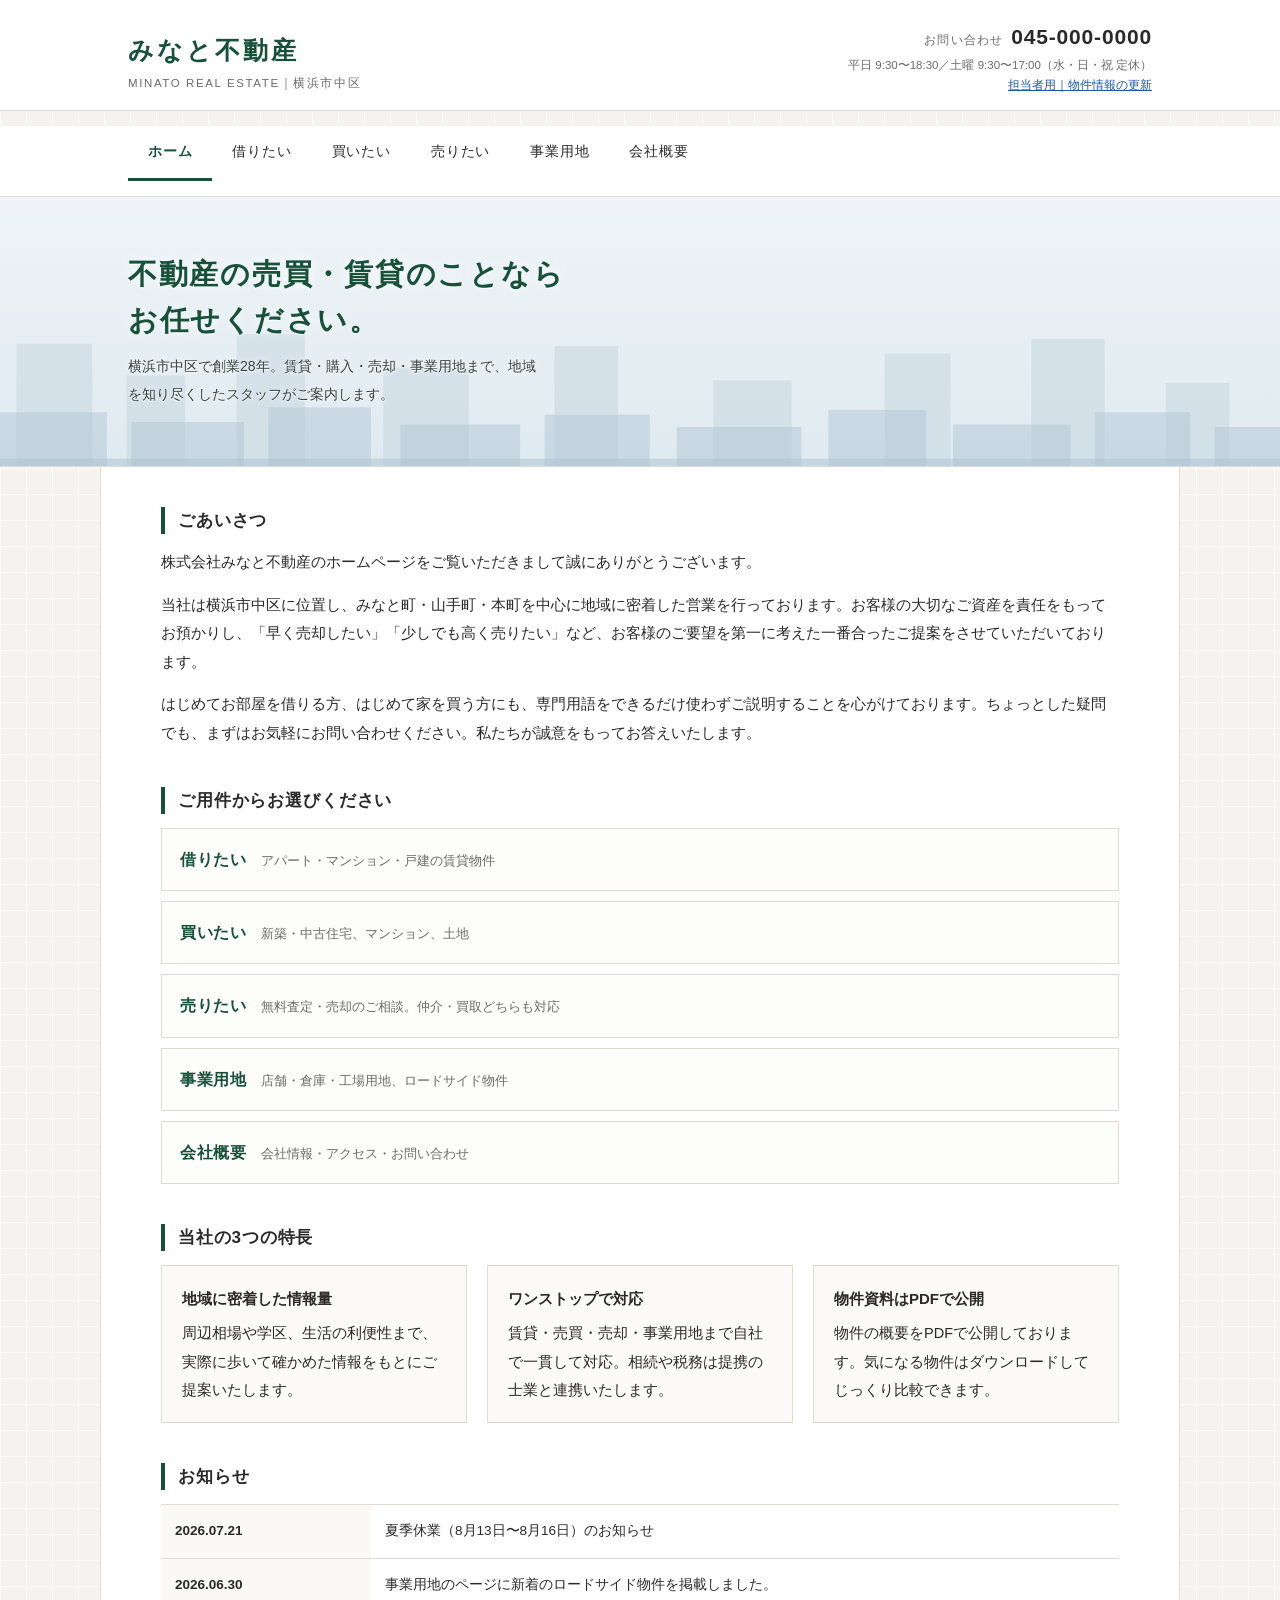
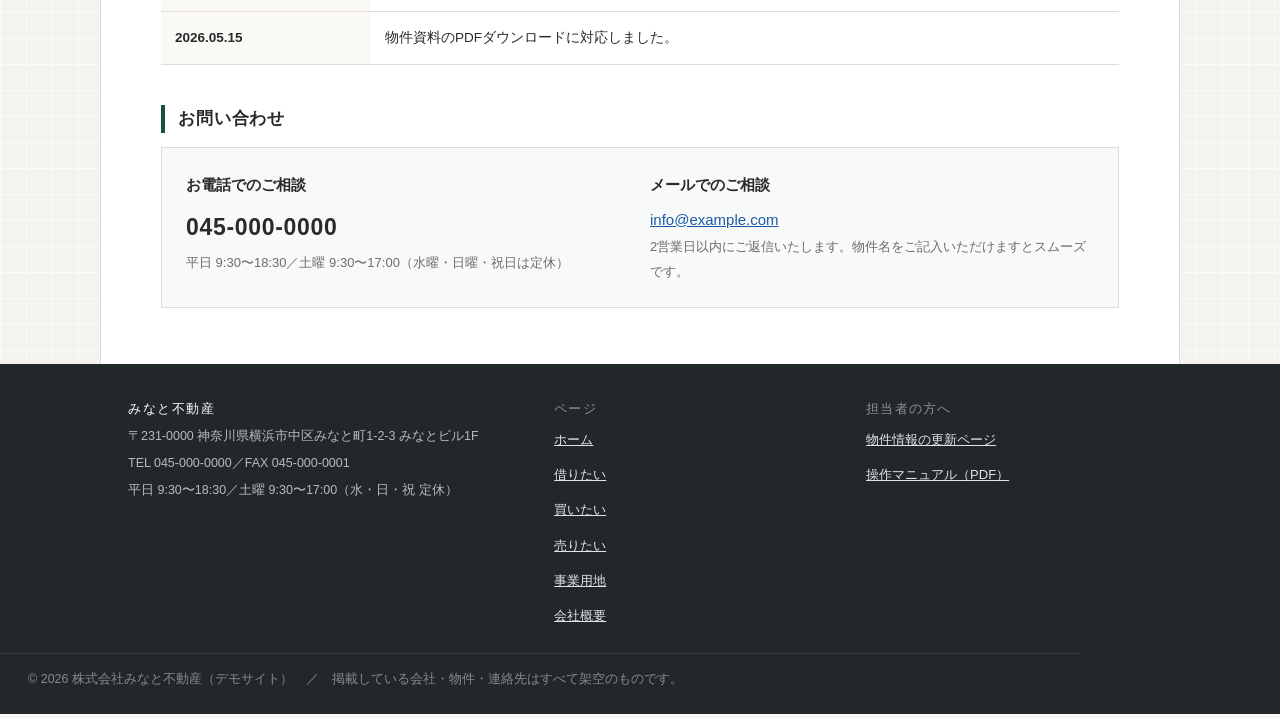
<file: index.html>
<!DOCTYPE html>
<html lang="ja">
<head>
<meta charset="UTF-8">
<meta name="viewport" content="width=device-width, initial-scale=1">
<title>株式会社みなと不動産｜横浜・中区の不動産売買／賃貸</title>
<meta name="description" content="横浜市中区の不動産会社（デモサイト）。賃貸・購入・売却・事業用地のご相談を承ります。">
<link rel="stylesheet" href="assets/css/style.css">
<link rel="icon" href="data:image/svg+xml,<svg xmlns='http://www.w3.org/2000/svg' viewBox='0 0 100 100'><text y='.9em' font-size='90'>🏠</text></svg>">
</head>
<body>

<header class="site__head">
  <div class="head__inner">
    <a class="brand" href="index.html">
      <span class="brand__name">みなと不動産</span>
      <span class="brand__desc">MINATO REAL ESTATE｜横浜市中区</span>
    </a>
    <div class="head__info">
      <p class="head__tel"><span>お問い合わせ</span>045-000-0000</p>
      <p class="head__hours">平日 9:30〜18:30／土曜 9:30〜17:00（水・日・祝 定休）</p>
      <p class="head__hours"><a class="head__admin" href="admin.html">担当者用｜物件情報の更新</a></p>
    </div>
  </div>
</header>

<button class="nav-toggle" type="button" aria-expanded="false">≡ メニュー</button>
<nav class="gnav">
  <ul>
      <li><a href="index.html" aria-current="page">ホーム</a></li>
        <li><a href="rent.html">借りたい</a></li>
        <li><a href="buy.html">買いたい</a></li>
        <li><a href="sell.html">売りたい</a></li>
        <li><a href="land.html">事業用地</a></li>
        <li><a href="company.html">会社概要</a></li>
  </ul>
</nav>
<section class="hero">
  <div class="hero__inner">
    <h1>不動産の売買・賃貸のことなら<br>お任せください。</h1>
    <p>横浜市中区で創業28年。賃貸・購入・売却・事業用地まで、地域を知り尽くしたスタッフがご案内します。</p>
  </div>
</section>
<main class="main">
      <h2 style="margin-top:0">ごあいさつ</h2>
      <p>株式会社みなと不動産のホームページをご覧いただきまして誠にありがとうございます。</p>
      <p>当社は横浜市中区に位置し、みなと町・山手町・本町を中心に地域に密着した営業を行っております。お客様の大切なご資産を責任をもってお預かりし、「早く売却したい」「少しでも高く売りたい」など、お客様のご要望を第一に考えた一番合ったご提案をさせていただいております。</p>
      <p>はじめてお部屋を借りる方、はじめて家を買う方にも、専門用語をできるだけ使わずご説明することを心がけております。ちょっとした疑問でも、まずはお気軽にお問い合わせください。私たちが誠意をもってお答えいたします。</p>

      <h2>ご用件からお選びください</h2>
      <ul class="linklist">
        <li><a href="rent.html"><strong>借りたい</strong><span>アパート・マンション・戸建の賃貸物件</span></a></li>
        <li><a href="buy.html"><strong>買いたい</strong><span>新築・中古住宅、マンション、土地</span></a></li>
        <li><a href="sell.html"><strong>売りたい</strong><span>無料査定・売却のご相談。仲介・買取どちらも対応</span></a></li>
        <li><a href="land.html"><strong>事業用地</strong><span>店舗・倉庫・工場用地、ロードサイド物件</span></a></li>
        <li><a href="company.html"><strong>会社概要</strong><span>会社情報・アクセス・お問い合わせ</span></a></li>
      </ul>

      <h2>当社の3つの特長</h2>
      <div class="cols">
        <div class="box">
          <h3>地域に密着した情報量</h3>
          <p style="margin-bottom:0">周辺相場や学区、生活の利便性まで、実際に歩いて確かめた情報をもとにご提案いたします。</p>
        </div>
        <div class="box">
          <h3>ワンストップで対応</h3>
          <p style="margin-bottom:0">賃貸・売買・売却・事業用地まで自社で一貫して対応。相続や税務は提携の士業と連携いたします。</p>
        </div>
        <div class="box">
          <h3>物件資料はPDFで公開</h3>
          <p style="margin-bottom:0">物件の概要をPDFで公開しております。気になる物件はダウンロードしてじっくり比較できます。</p>
        </div>
      </div>

      <h2>お知らせ</h2>
      <table class="table">
        <tbody>
          <tr><th>2026.07.21</th><td>夏季休業（8月13日〜8月16日）のお知らせ</td></tr>
          <tr><th>2026.06.30</th><td>事業用地のページに新着のロードサイド物件を掲載しました。</td></tr>
          <tr><th>2026.05.15</th><td>物件資料のPDFダウンロードに対応しました。</td></tr>
        </tbody>
      </table>

      <h2 id="contact">お問い合わせ</h2>
      <div class="contact" style="margin-top:0">
        <div>
          <h3>お電話でのご相談</h3>
          <p class="tel">045-000-0000</p>
          <p class="txt-note">平日 9:30〜18:30／土曜 9:30〜17:00（水曜・日曜・祝日は定休）</p>
        </div>
        <div>
          <h3>メールでのご相談</h3>
          <p style="font-size:15px"><a href="mailto:info@example.com">info@example.com</a></p>
          <p class="txt-note">2営業日以内にご返信いたします。物件名をご記入いただけますとスムーズです。</p>
        </div>
      </div>
</main>

<footer class="site__footer">
  <div class="footer__inner">
    <div>
      <p class="footer__brand">みなと不動産</p>
      <p>〒231-0000 神奈川県横浜市中区みなと町1-2-3 みなとビル1F</p>
      <p>TEL 045-000-0000／FAX 045-000-0001</p>
      <p>平日 9:30〜18:30／土曜 9:30〜17:00（水・日・祝 定休）</p>
    </div>
    <div>
      <p class="footer__head">ページ</p>
      <ul class="footer__nav">
        <li><a href="index.html">ホーム</a></li>
        <li><a href="rent.html">借りたい</a></li>
        <li><a href="buy.html">買いたい</a></li>
        <li><a href="sell.html">売りたい</a></li>
        <li><a href="land.html">事業用地</a></li>
        <li><a href="company.html">会社概要</a></li>
      </ul>
    </div>
    <div>
      <p class="footer__head">担当者の方へ</p>
      <ul class="footer__nav">
        <li><a href="admin.html">物件情報の更新ページ</a></li>
        <li><a href="assets/pdf/manual.pdf" target="_blank" rel="noopener">操作マニュアル（PDF）</a></li>
      </ul>
    </div>
  </div>
  <p class="footer__copy">&copy; <span data-year>2026</span> 株式会社みなと不動産（デモサイト）　／　掲載している会社・物件・連絡先はすべて架空のものです。</p>
</footer>

<script src="assets/js/site.js"></script>
</body>
</html>
</file>
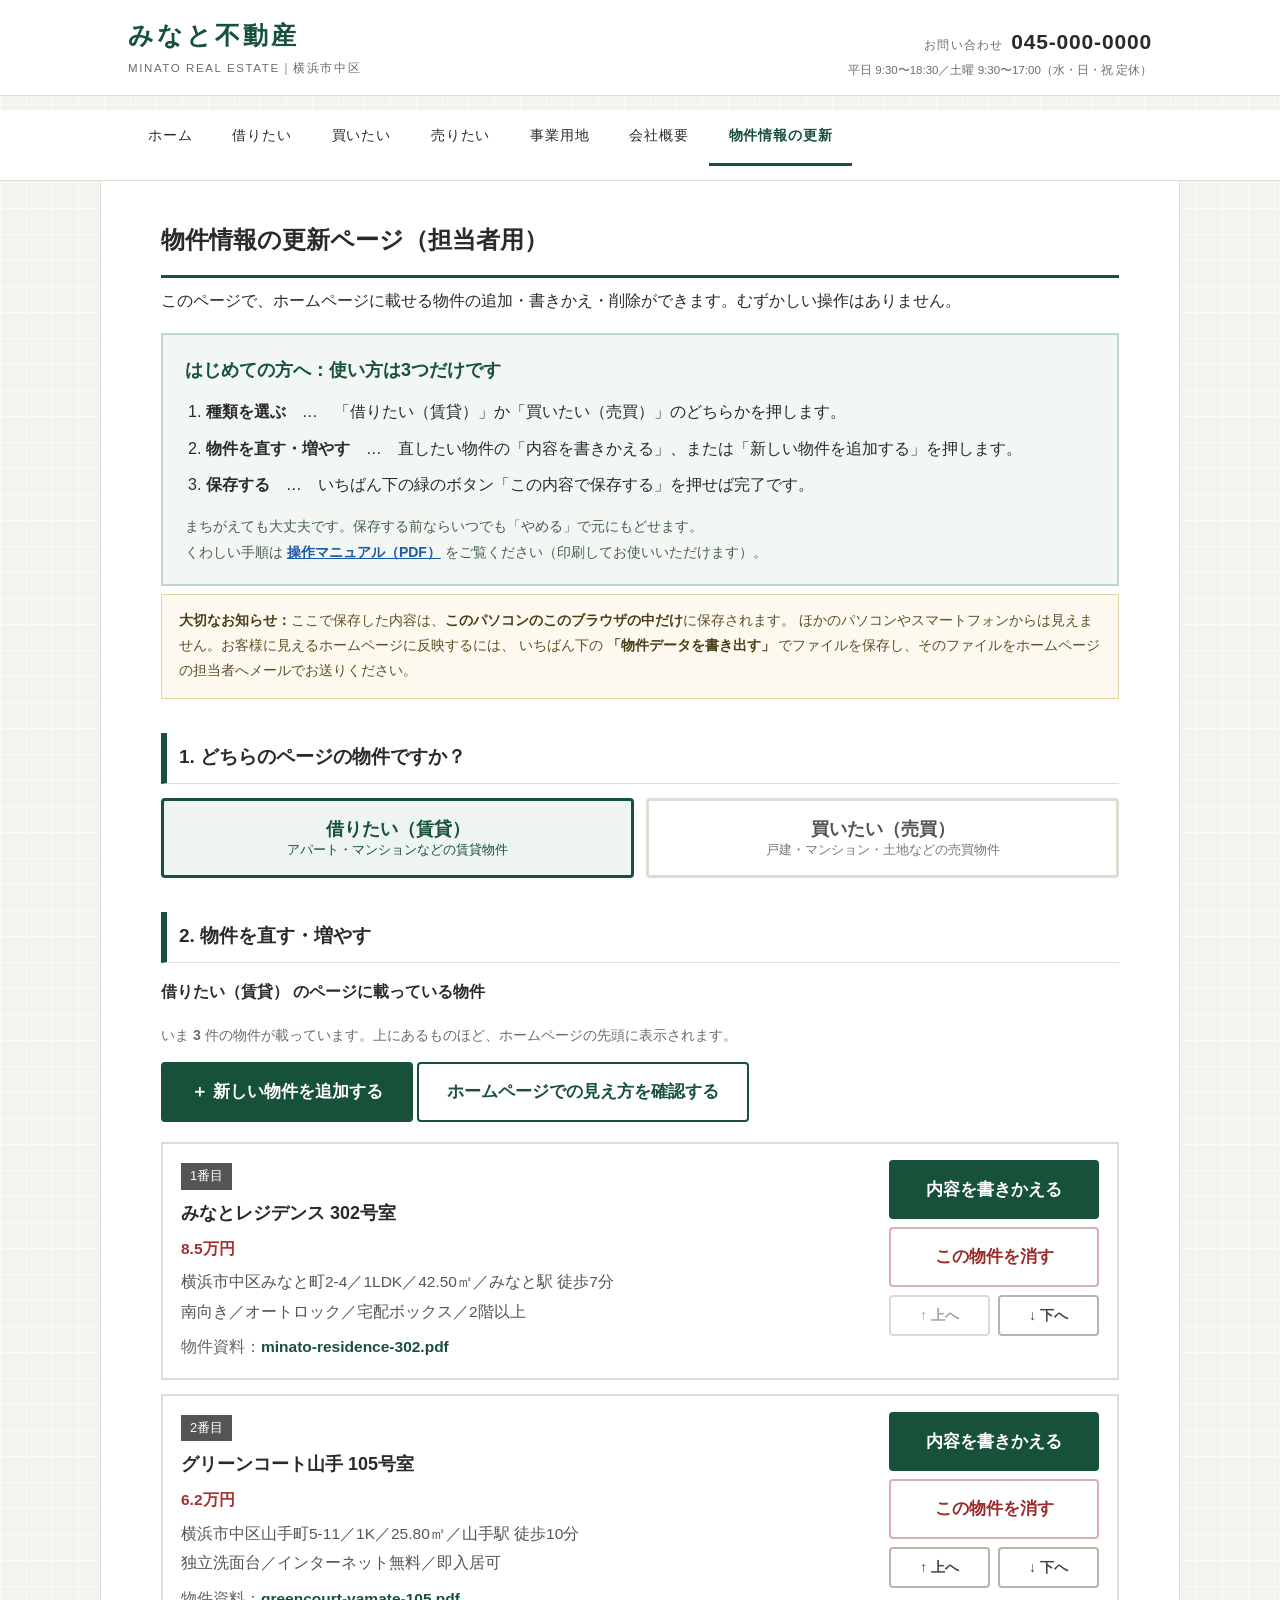
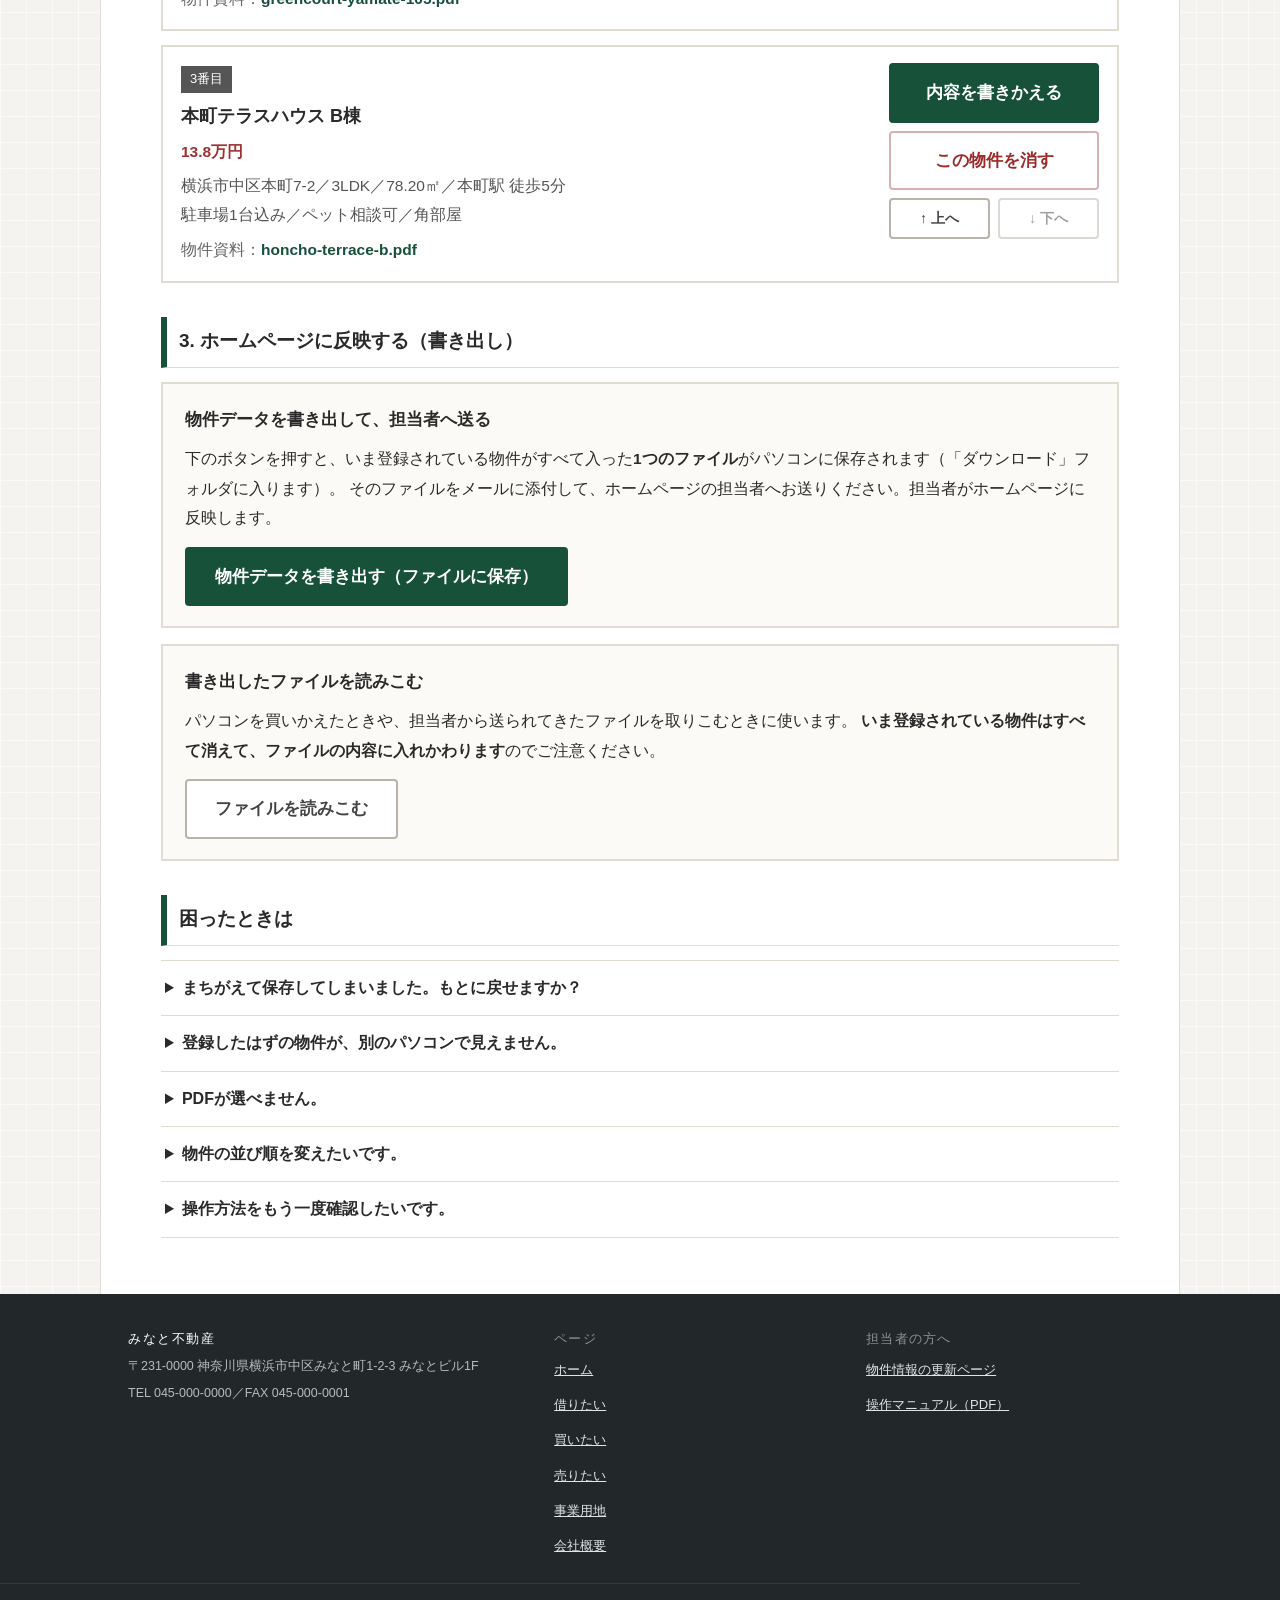
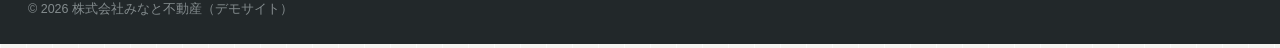
<file: admin.html>
<!DOCTYPE html>
<html lang="ja">
<head>
<meta charset="UTF-8">
<meta name="viewport" content="width=device-width, initial-scale=1">
<title>物件情報の更新（担当者用）｜株式会社みなと不動産</title>
<meta name="description" content="担当者用の物件情報更新ページです。">
<meta name="robots" content="noindex">
<link rel="stylesheet" href="assets/css/style.css">
<link rel="stylesheet" href="assets/css/admin.css">
<link rel="icon" href="data:image/svg+xml,<svg xmlns='http://www.w3.org/2000/svg' viewBox='0 0 100 100'><text y='.9em' font-size='90'>🏠</text></svg>">
</head>
<body>

<header class="site__head">
  <div class="head__inner">
    <a class="brand" href="index.html">
      <span class="brand__name">みなと不動産</span>
      <span class="brand__desc">MINATO REAL ESTATE｜横浜市中区</span>
    </a>
    <div class="head__info">
      <p class="head__tel"><span>お問い合わせ</span>045-000-0000</p>
      <p class="head__hours">平日 9:30〜18:30／土曜 9:30〜17:00（水・日・祝 定休）</p>
    </div>
  </div>
</header>

<button class="nav-toggle" type="button" aria-expanded="false">≡ メニュー</button>
<nav class="gnav">
  <ul>
      <li><a href="index.html">ホーム</a></li>
      <li><a href="rent.html">借りたい</a></li>
      <li><a href="buy.html">買いたい</a></li>
      <li><a href="sell.html">売りたい</a></li>
      <li><a href="land.html">事業用地</a></li>
      <li><a href="company.html">会社概要</a></li>
      <li><a href="admin.html" aria-current="page">物件情報の更新</a></li>
  </ul>
</nav>

  <main class="admin">
    <h1>物件情報の更新ページ（担当者用）</h1>
    <p>このページで、ホームページに載せる物件の追加・書きかえ・削除ができます。むずかしい操作はありません。</p>

    <div class="guide">
      <h2>はじめての方へ：使い方は3つだけです</h2>
      <ol>
        <li><b>種類を選ぶ</b>　…　「借りたい（賃貸）」か「買いたい（売買）」のどちらかを押します。</li>
        <li><b>物件を直す・増やす</b>　…　直したい物件の「内容を書きかえる」、または「新しい物件を追加する」を押します。</li>
        <li><b>保存する</b>　…　いちばん下の緑のボタン「この内容で保存する」を押せば完了です。</li>
      </ol>
      <p class="guide__foot">
        まちがえても大丈夫です。保存する前ならいつでも「やめる」で元にもどせます。<br>
        くわしい手順は <a href="assets/pdf/manual.pdf" target="_blank" rel="noopener"><b>操作マニュアル（PDF）</b></a> をご覧ください（印刷してお使いいただけます）。
      </p>
    </div>

    <div class="notice" style="font-size:13.5px">
      <b>大切なお知らせ：</b>ここで保存した内容は、<b>このパソコンのこのブラウザの中だけ</b>に保存されます。
      ほかのパソコンやスマートフォンからは見えません。お客様に見えるホームページに反映するには、
      いちばん下の <b>「物件データを書き出す」</b> でファイルを保存し、そのファイルをホームページの担当者へメールでお送りください。
    </div>

    <div id="flash" class="flash" hidden></div>

    <h2>1. どちらのページの物件ですか？</h2>
    <div class="tabs">
      <button type="button" data-cat="rent" aria-pressed="true">借りたい（賃貸）<small>アパート・マンションなどの賃貸物件</small></button>
      <button type="button" data-cat="buy" aria-pressed="false">買いたい（売買）<small>戸建・マンション・土地などの売買物件</small></button>
    </div>

    <h2>2. 物件を直す・増やす</h2>
    <p id="listTitle" style="font-weight:700">借りたい（賃貸） のページに載っている物件</p>
    <p class="txt-note" style="font-size:14px">いま <b id="count">0</b> 件の物件が載っています。上にあるものほど、ホームページの先頭に表示されます。</p>

    <p style="margin:14px 0 20px">
      <button class="bigbtn" type="button" id="addBtn">＋ 新しい物件を追加する</button>
      <a class="bigbtn bigbtn--sub" id="viewLink" href="rent.html" target="_blank" rel="noopener">ホームページでの見え方を確認する</a>
    </p>

    <!-- ===== 入力フォーム ===== -->
    <section class="editor" id="editor" hidden>
      <p class="editor__title" id="editorTitle">新しい物件を追加します</p>
      <p class="editor__lead" id="editorLead">物件名だけ必ず入れてください。</p>

      <div class="errorbox" id="editorError" hidden></div>

      <form id="editorForm" novalidate>
        <div class="fields">
          <div class="f">
            <label for="i-title">物件名<span class="req">必ず入力</span></label>
            <span class="hint">例：みなとハイツ 302号室</span>
            <input type="text" id="i-title" name="title" autocomplete="off">
          </div>

          <div class="f">
            <label for="i-price">賃料・価格<span class="opt">なくてもよい</span></label>
            <span class="hint">例：8.5万円　／　3,480万円　（「円」まで入れてください）</span>
            <input type="text" id="i-price" name="price" autocomplete="off">
          </div>

          <div class="f--half">
            <div class="f">
              <label for="i-area">所在地<span class="opt">なくてもよい</span></label>
              <span class="hint">例：横浜市中区みなと町2-4</span>
              <input type="text" id="i-area" name="area" autocomplete="off">
            </div>
            <div class="f">
              <label for="i-access">交通<span class="opt">なくてもよい</span></label>
              <span class="hint">例：みなと駅 徒歩7分</span>
              <input type="text" id="i-access" name="access" autocomplete="off">
            </div>
          </div>

          <div class="f--half">
            <div class="f">
              <label for="i-layout">間取り<span class="opt">なくてもよい</span></label>
              <span class="hint">例：1LDK　／　3LDK</span>
              <input type="text" id="i-layout" name="layout" autocomplete="off">
            </div>
            <div class="f">
              <label for="i-size">面積<span class="opt">なくてもよい</span></label>
              <span class="hint">例：42.50㎡　／　土地120㎡・建物98㎡</span>
              <input type="text" id="i-size" name="size" autocomplete="off">
            </div>
          </div>

          <div class="f">
            <label for="i-note">備考（そのほか伝えたいこと）<span class="opt">なくてもよい</span></label>
            <span class="hint">例：ペット相談可／駐車場1台込み／即入居可</span>
            <textarea id="i-note" name="note" rows="2"></textarea>
          </div>

          <div class="f">
            <label>物件資料（PDF）<span class="opt">なくてもよい</span></label>
            <span class="hint">パソコンに保存してあるPDFを選ぶと、お客様が「物件資料（PDF）を見る」から見られるようになります。</span>
            <div class="filepick" id="filepick">
              <p class="filepick__now" id="fileNow">PDFはまだ登録されていません。</p>
              <p class="filepick__pick">ここをクリックしてPDFを選ぶ</p>
              <p class="filepick__hint" id="fileHint">（PDFのファイルをこの枠の中にドラッグしても選べます）</p>
              <input type="file" id="pdfFile" accept="application/pdf,.pdf" hidden>
            </div>
          </div>
        </div>

        <div class="editor__actions">
          <button class="bigbtn" type="submit">この内容で保存する</button>
          <button class="bigbtn bigbtn--gray" type="button" id="cancelBtn">やめる（保存しない）</button>
        </div>
      </form>
    </section>

    <div class="rows" id="rows"></div>

    <h2>3. ホームページに反映する（書き出し）</h2>
    <div class="panel">
      <h3>物件データを書き出して、担当者へ送る</h3>
      <p style="margin-bottom:0">
        下のボタンを押すと、いま登録されている物件がすべて入った<b>1つのファイル</b>がパソコンに保存されます（「ダウンロード」フォルダに入ります）。
        そのファイルをメールに添付して、ホームページの担当者へお送りください。担当者がホームページに反映します。
      </p>
      <div class="panel__actions">
        <button class="bigbtn" type="button" id="exportBtn">物件データを書き出す（ファイルに保存）</button>
      </div>
    </div>

    <div class="panel">
      <h3>書き出したファイルを読みこむ</h3>
      <p style="margin-bottom:0">
        パソコンを買いかえたときや、担当者から送られてきたファイルを取りこむときに使います。
        <b>いま登録されている物件はすべて消えて、ファイルの内容に入れかわります</b>のでご注意ください。
      </p>
      <div class="panel__actions">
        <button class="bigbtn bigbtn--gray" type="button" id="importBtn">ファイルを読みこむ</button>
        <input type="file" id="importFile" accept="application/json,.json" hidden>
      </div>
    </div>

    <h2>困ったときは</h2>
    <div class="faq">
      <details>
        <summary>まちがえて保存してしまいました。もとに戻せますか？</summary>
        <p>もう一度その物件の「内容を書きかえる」を押して、正しい内容に直して保存してください。消してしまった物件は元にもどせませんので、「この物件を消す」を押すときは確認の画面をよくお読みください。</p>
      </details>
      <details>
        <summary>登録したはずの物件が、別のパソコンで見えません。</summary>
        <p>この画面で登録した内容は、いまお使いのパソコン（ブラウザ）の中だけに保存されています。別のパソコンでも同じ内容にしたいときは、「物件データを書き出す」でファイルを保存し、そのパソコンで「ファイルを読みこむ」を行ってください。</p>
      </details>
      <details>
        <summary>PDFが選べません。</summary>
        <p>ファイル名のいちばん最後が「.pdf」になっているか確認してください。写真（.jpg）やワード（.docx）は登録できません。PDFの作り方が分からないときは、操作マニュアル（PDF）の最後のページをご覧ください。</p>
      </details>
      <details>
        <summary>物件の並び順を変えたいです。</summary>
        <p>各物件の「↑ 上へ」「↓ 下へ」ボタンで並び順を変えられます。上にあるものほど、お客様のページで先に表示されます。</p>
      </details>
      <details>
        <summary>操作方法をもう一度確認したいです。</summary>
        <p><a href="assets/pdf/manual.pdf" target="_blank" rel="noopener">操作マニュアル（PDF）</a>をご覧ください。印刷して手元に置いておくこともできます。</p>
      </details>
    </div>
  </main>


<footer class="site__footer">
  <div class="footer__inner">
    <div>
      <p class="footer__brand">みなと不動産</p>
      <p>〒231-0000 神奈川県横浜市中区みなと町1-2-3 みなとビル1F</p>
      <p>TEL 045-000-0000／FAX 045-000-0001</p>
    </div>
    <div>
      <p class="footer__head">ページ</p>
      <ul class="footer__nav">
        <li><a href="index.html">ホーム</a></li>
        <li><a href="rent.html">借りたい</a></li>
        <li><a href="buy.html">買いたい</a></li>
        <li><a href="sell.html">売りたい</a></li>
        <li><a href="land.html">事業用地</a></li>
        <li><a href="company.html">会社概要</a></li>
      </ul>
    </div>
    <div>
      <p class="footer__head">担当者の方へ</p>
      <ul class="footer__nav">
        <li><a href="admin.html">物件情報の更新ページ</a></li>
        <li><a href="assets/pdf/manual.pdf" target="_blank" rel="noopener">操作マニュアル（PDF）</a></li>
      </ul>
    </div>
  </div>
  <p class="footer__copy">&copy; <span data-year>2026</span> 株式会社みなと不動産（デモサイト）</p>
</footer>

<script src="assets/js/site.js"></script>
<script src="assets/js/properties.js"></script>
<script src="assets/js/admin.js"></script>
</body>
</html>
</file>
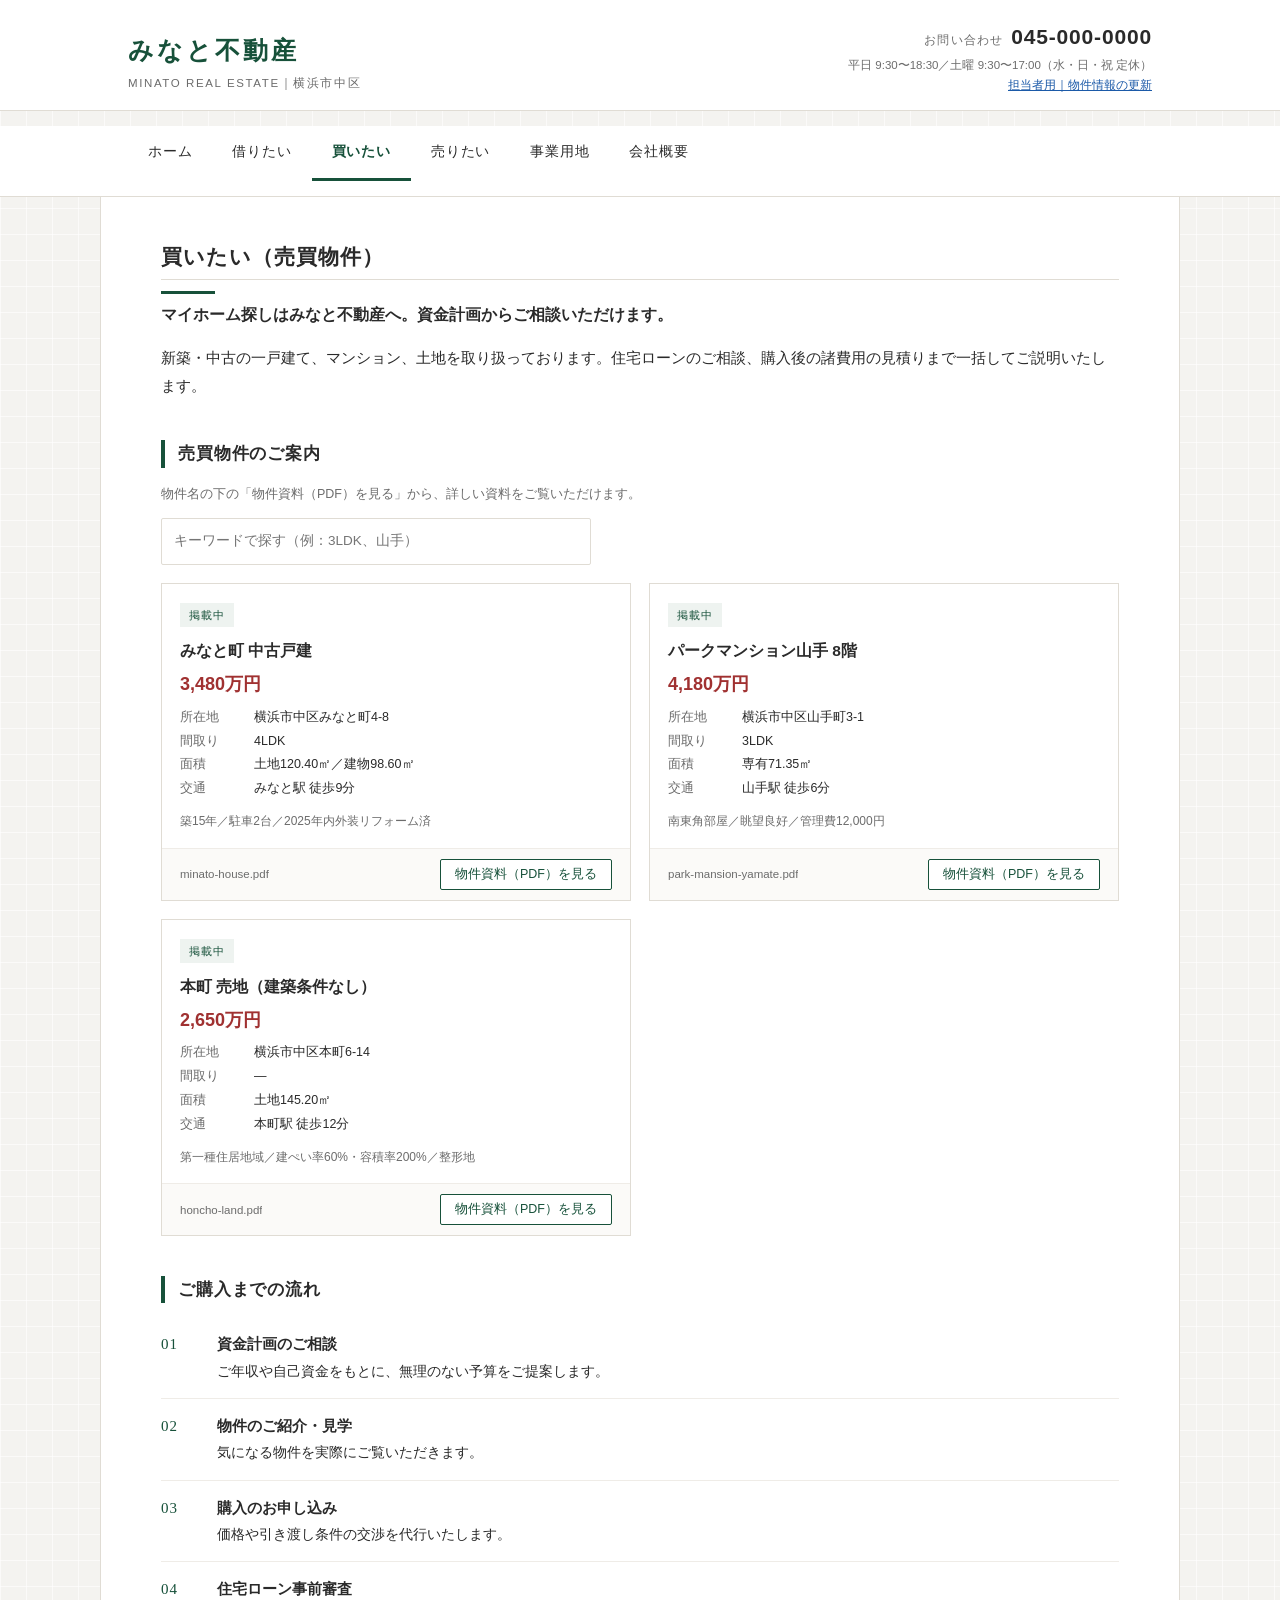
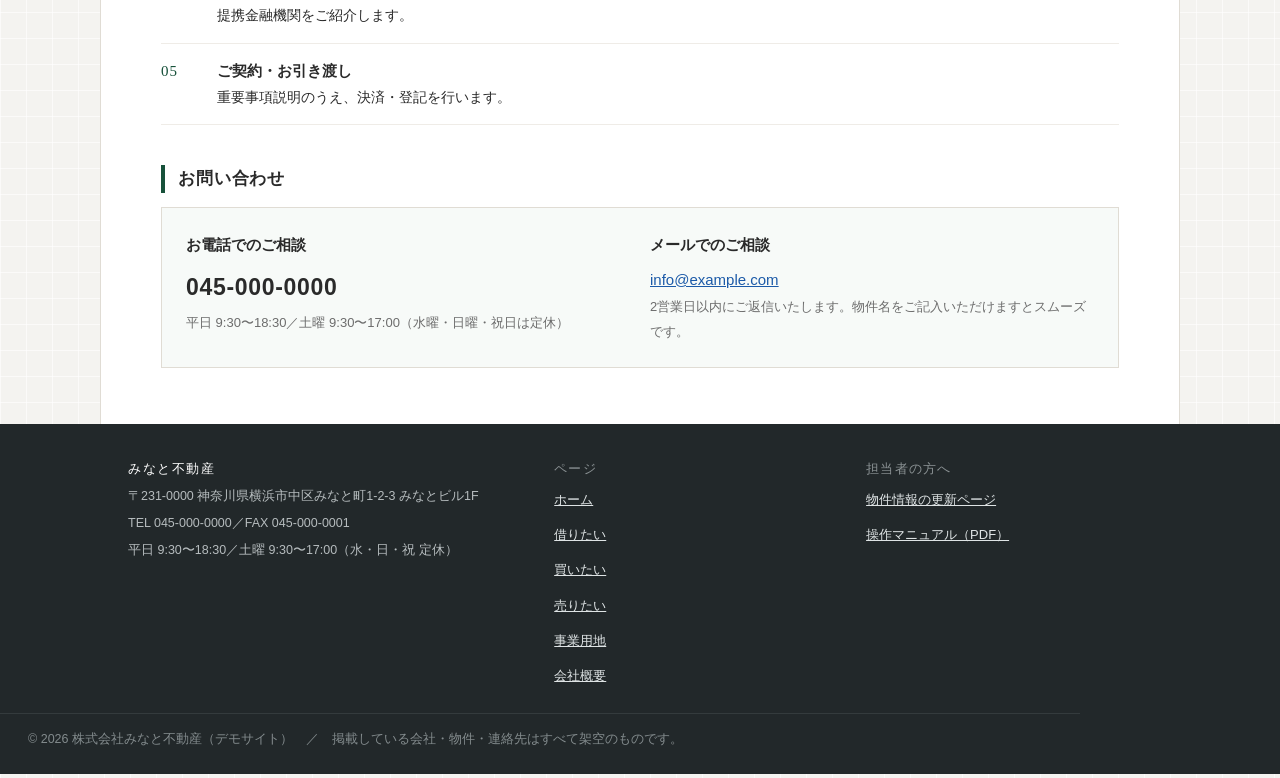
<file: buy.html>
<!DOCTYPE html>
<html lang="ja">
<head>
<meta charset="UTF-8">
<meta name="viewport" content="width=device-width, initial-scale=1">
<title>買いたい｜株式会社みなと不動産</title>
<meta name="description" content="マイホームをお探しの方へ。新築・中古住宅、マンション、土地の情報をPDF資料付きでご紹介します。">
<link rel="stylesheet" href="assets/css/style.css">
<link rel="icon" href="data:image/svg+xml,<svg xmlns='http://www.w3.org/2000/svg' viewBox='0 0 100 100'><text y='.9em' font-size='90'>🏠</text></svg>">
</head>
<body>

<header class="site__head">
  <div class="head__inner">
    <a class="brand" href="index.html">
      <span class="brand__name">みなと不動産</span>
      <span class="brand__desc">MINATO REAL ESTATE｜横浜市中区</span>
    </a>
    <div class="head__info">
      <p class="head__tel"><span>お問い合わせ</span>045-000-0000</p>
      <p class="head__hours">平日 9:30〜18:30／土曜 9:30〜17:00（水・日・祝 定休）</p>
      <p class="head__hours"><a class="head__admin" href="admin.html">担当者用｜物件情報の更新</a></p>
    </div>
  </div>
</header>

<button class="nav-toggle" type="button" aria-expanded="false">≡ メニュー</button>
<nav class="gnav">
  <ul>
      <li><a href="index.html">ホーム</a></li>
        <li><a href="rent.html">借りたい</a></li>
        <li><a href="buy.html" aria-current="page">買いたい</a></li>
        <li><a href="sell.html">売りたい</a></li>
        <li><a href="land.html">事業用地</a></li>
        <li><a href="company.html">会社概要</a></li>
  </ul>
</nav>

<main class="main">
      <h1>買いたい（売買物件）</h1>
      <p class="lead">マイホーム探しはみなと不動産へ。資金計画からご相談いただけます。</p>
      <p>新築・中古の一戸建て、マンション、土地を取り扱っております。住宅ローンのご相談、購入後の諸費用の見積りまで一括してご説明いたします。</p>

      <h2>売買物件のご案内</h2>
      <p class="txt-note">物件名の下の「物件資料（PDF）を見る」から、詳しい資料をご覧いただけます。</p>

      <div class="filters">
        <input type="search" id="keyword" placeholder="キーワードで探す（例：3LDK、山手）">
      </div>

      <div class="plist" id="propertyList"></div>

      <h2>ご購入までの流れ</h2>
      <ol class="steps">
        <li><b>資金計画のご相談</b>ご年収や自己資金をもとに、無理のない予算をご提案します。</li>
        <li><b>物件のご紹介・見学</b>気になる物件を実際にご覧いただきます。</li>
        <li><b>購入のお申し込み</b>価格や引き渡し条件の交渉を代行いたします。</li>
        <li><b>住宅ローン事前審査</b>提携金融機関をご紹介します。</li>
        <li><b>ご契約・お引き渡し</b>重要事項説明のうえ、決済・登記を行います。</li>
      </ol>


      <h2 id="contact">お問い合わせ</h2>
      <div class="contact" style="margin-top:0">
        <div>
          <h3>お電話でのご相談</h3>
          <p class="tel">045-000-0000</p>
          <p class="txt-note">平日 9:30〜18:30／土曜 9:30〜17:00（水曜・日曜・祝日は定休）</p>
        </div>
        <div>
          <h3>メールでのご相談</h3>
          <p style="font-size:15px"><a href="mailto:info@example.com">info@example.com</a></p>
          <p class="txt-note">2営業日以内にご返信いたします。物件名をご記入いただけますとスムーズです。</p>
        </div>
      </div>
</main>

<footer class="site__footer">
  <div class="footer__inner">
    <div>
      <p class="footer__brand">みなと不動産</p>
      <p>〒231-0000 神奈川県横浜市中区みなと町1-2-3 みなとビル1F</p>
      <p>TEL 045-000-0000／FAX 045-000-0001</p>
      <p>平日 9:30〜18:30／土曜 9:30〜17:00（水・日・祝 定休）</p>
    </div>
    <div>
      <p class="footer__head">ページ</p>
      <ul class="footer__nav">
        <li><a href="index.html">ホーム</a></li>
        <li><a href="rent.html">借りたい</a></li>
        <li><a href="buy.html">買いたい</a></li>
        <li><a href="sell.html">売りたい</a></li>
        <li><a href="land.html">事業用地</a></li>
        <li><a href="company.html">会社概要</a></li>
      </ul>
    </div>
    <div>
      <p class="footer__head">担当者の方へ</p>
      <ul class="footer__nav">
        <li><a href="admin.html">物件情報の更新ページ</a></li>
        <li><a href="assets/pdf/manual.pdf" target="_blank" rel="noopener">操作マニュアル（PDF）</a></li>
      </ul>
    </div>
  </div>
  <p class="footer__copy">&copy; <span data-year>2026</span> 株式会社みなと不動産（デモサイト）　／　掲載している会社・物件・連絡先はすべて架空のものです。</p>
</footer>

<script src="assets/js/site.js"></script>
<script src="assets/js/properties.js"></script>
<script>PropertyBoard.initPublic({ category: 'buy', listSelector: '#propertyList', keywordSelector: '#keyword' });</script>
</body>
</html>
</file>
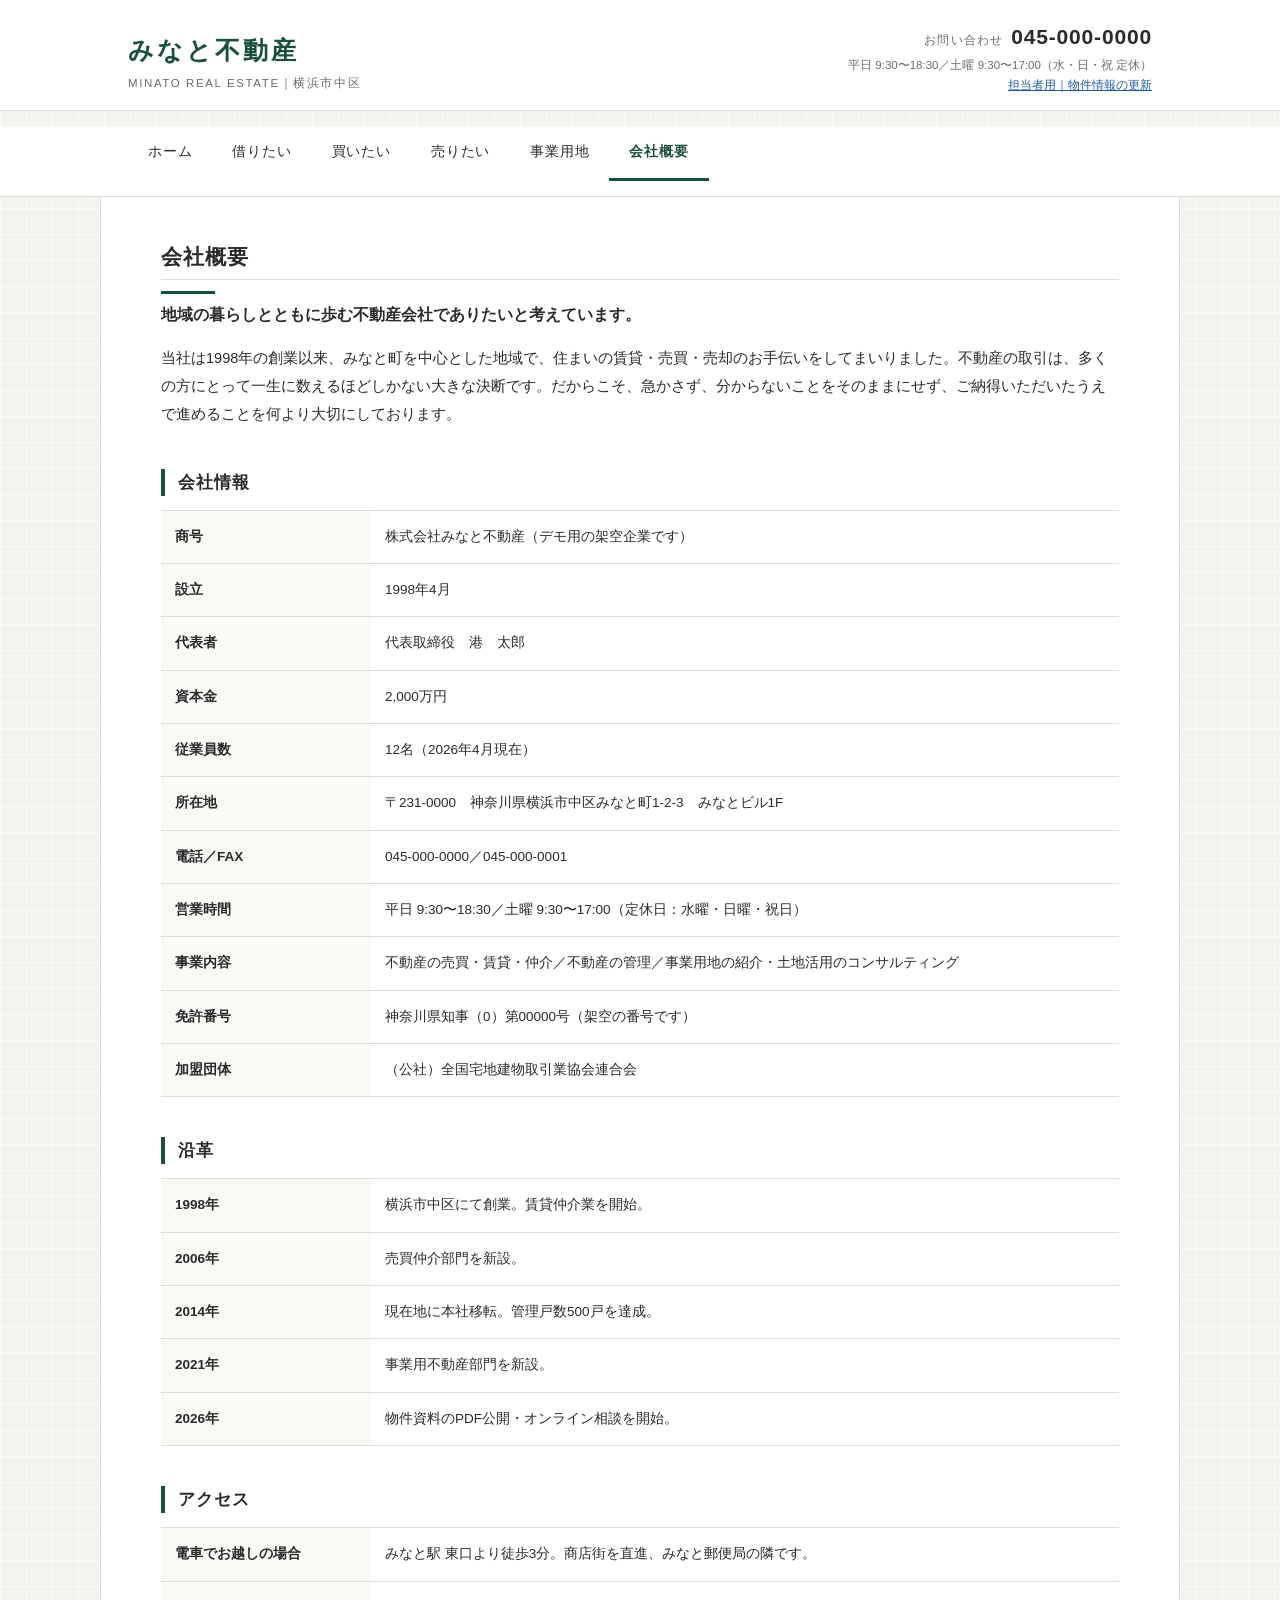
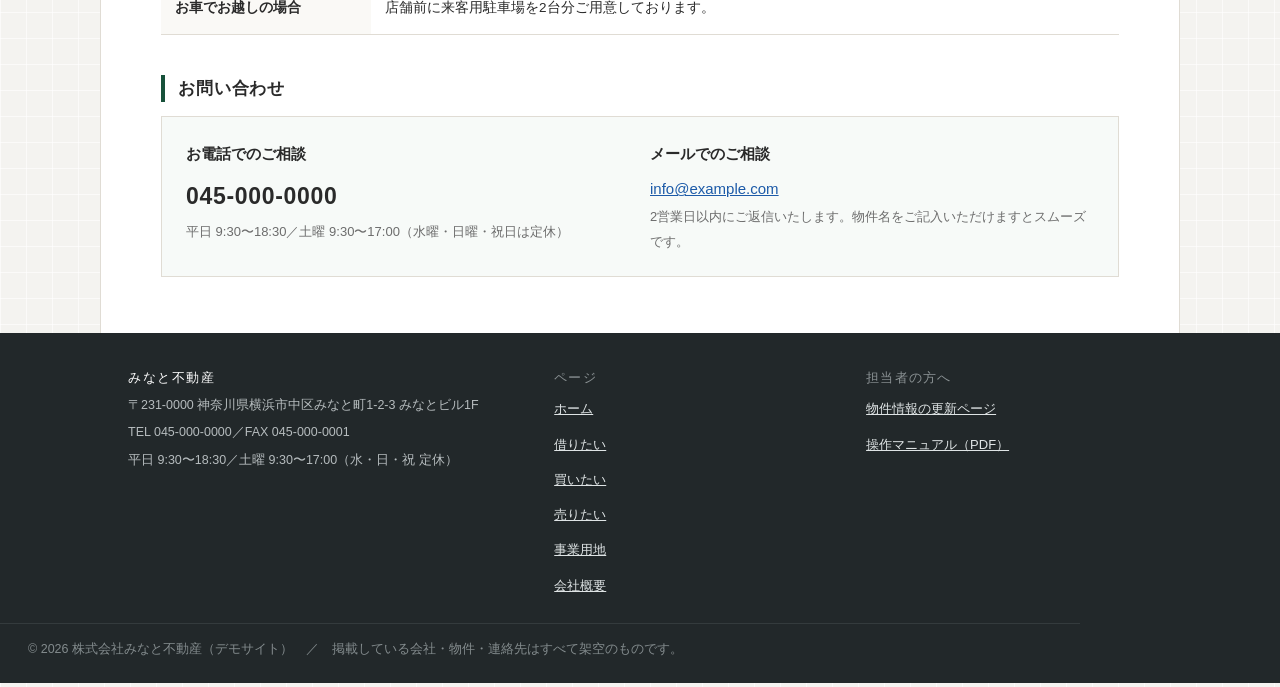
<file: company.html>
<!DOCTYPE html>
<html lang="ja">
<head>
<meta charset="UTF-8">
<meta name="viewport" content="width=device-width, initial-scale=1">
<title>会社概要｜株式会社みなと不動産</title>
<meta name="description" content="株式会社みなと不動産の会社概要・沿革・アクセス・お問い合わせ先。">
<link rel="stylesheet" href="assets/css/style.css">
<link rel="icon" href="data:image/svg+xml,<svg xmlns='http://www.w3.org/2000/svg' viewBox='0 0 100 100'><text y='.9em' font-size='90'>🏠</text></svg>">
</head>
<body>

<header class="site__head">
  <div class="head__inner">
    <a class="brand" href="index.html">
      <span class="brand__name">みなと不動産</span>
      <span class="brand__desc">MINATO REAL ESTATE｜横浜市中区</span>
    </a>
    <div class="head__info">
      <p class="head__tel"><span>お問い合わせ</span>045-000-0000</p>
      <p class="head__hours">平日 9:30〜18:30／土曜 9:30〜17:00（水・日・祝 定休）</p>
      <p class="head__hours"><a class="head__admin" href="admin.html">担当者用｜物件情報の更新</a></p>
    </div>
  </div>
</header>

<button class="nav-toggle" type="button" aria-expanded="false">≡ メニュー</button>
<nav class="gnav">
  <ul>
      <li><a href="index.html">ホーム</a></li>
        <li><a href="rent.html">借りたい</a></li>
        <li><a href="buy.html">買いたい</a></li>
        <li><a href="sell.html">売りたい</a></li>
        <li><a href="land.html">事業用地</a></li>
        <li><a href="company.html" aria-current="page">会社概要</a></li>
  </ul>
</nav>

<main class="main">
      <h1>会社概要</h1>
      <p class="lead">地域の暮らしとともに歩む不動産会社でありたいと考えています。</p>
      <p>当社は1998年の創業以来、みなと町を中心とした地域で、住まいの賃貸・売買・売却のお手伝いをしてまいりました。不動産の取引は、多くの方にとって一生に数えるほどしかない大きな決断です。だからこそ、急かさず、分からないことをそのままにせず、ご納得いただいたうえで進めることを何より大切にしております。</p>

      <h2>会社情報</h2>
      <table class="table">
        <tbody>
          <tr><th>商号</th><td>株式会社みなと不動産（デモ用の架空企業です）</td></tr>
          <tr><th>設立</th><td>1998年4月</td></tr>
          <tr><th>代表者</th><td>代表取締役　港　太郎</td></tr>
          <tr><th>資本金</th><td>2,000万円</td></tr>
          <tr><th>従業員数</th><td>12名（2026年4月現在）</td></tr>
          <tr><th>所在地</th><td>〒231-0000　神奈川県横浜市中区みなと町1-2-3　みなとビル1F</td></tr>
          <tr><th>電話／FAX</th><td>045-000-0000／045-000-0001</td></tr>
          <tr><th>営業時間</th><td>平日 9:30〜18:30／土曜 9:30〜17:00（定休日：水曜・日曜・祝日）</td></tr>
          <tr><th>事業内容</th><td>不動産の売買・賃貸・仲介／不動産の管理／事業用地の紹介・土地活用のコンサルティング</td></tr>
          <tr><th>免許番号</th><td>神奈川県知事（0）第00000号（架空の番号です）</td></tr>
          <tr><th>加盟団体</th><td>（公社）全国宅地建物取引業協会連合会</td></tr>
        </tbody>
      </table>

      <h2>沿革</h2>
      <table class="table">
        <tbody>
          <tr><th>1998年</th><td>横浜市中区にて創業。賃貸仲介業を開始。</td></tr>
          <tr><th>2006年</th><td>売買仲介部門を新設。</td></tr>
          <tr><th>2014年</th><td>現在地に本社移転。管理戸数500戸を達成。</td></tr>
          <tr><th>2021年</th><td>事業用不動産部門を新設。</td></tr>
          <tr><th>2026年</th><td>物件資料のPDF公開・オンライン相談を開始。</td></tr>
        </tbody>
      </table>

      <h2>アクセス</h2>
      <table class="table">
        <tbody>
          <tr><th>電車でお越しの場合</th><td>みなと駅 東口より徒歩3分。商店街を直進、みなと郵便局の隣です。</td></tr>
          <tr><th>お車でお越しの場合</th><td>店舗前に来客用駐車場を2台分ご用意しております。</td></tr>
        </tbody>
      </table>

      <h2 id="contact">お問い合わせ</h2>
      <div class="contact" style="margin-top:0">
        <div>
          <h3>お電話でのご相談</h3>
          <p class="tel">045-000-0000</p>
          <p class="txt-note">平日 9:30〜18:30／土曜 9:30〜17:00（水曜・日曜・祝日は定休）</p>
        </div>
        <div>
          <h3>メールでのご相談</h3>
          <p style="font-size:15px"><a href="mailto:info@example.com">info@example.com</a></p>
          <p class="txt-note">2営業日以内にご返信いたします。物件名をご記入いただけますとスムーズです。</p>
        </div>
      </div>
</main>

<footer class="site__footer">
  <div class="footer__inner">
    <div>
      <p class="footer__brand">みなと不動産</p>
      <p>〒231-0000 神奈川県横浜市中区みなと町1-2-3 みなとビル1F</p>
      <p>TEL 045-000-0000／FAX 045-000-0001</p>
      <p>平日 9:30〜18:30／土曜 9:30〜17:00（水・日・祝 定休）</p>
    </div>
    <div>
      <p class="footer__head">ページ</p>
      <ul class="footer__nav">
        <li><a href="index.html">ホーム</a></li>
        <li><a href="rent.html">借りたい</a></li>
        <li><a href="buy.html">買いたい</a></li>
        <li><a href="sell.html">売りたい</a></li>
        <li><a href="land.html">事業用地</a></li>
        <li><a href="company.html">会社概要</a></li>
      </ul>
    </div>
    <div>
      <p class="footer__head">担当者の方へ</p>
      <ul class="footer__nav">
        <li><a href="admin.html">物件情報の更新ページ</a></li>
        <li><a href="assets/pdf/manual.pdf" target="_blank" rel="noopener">操作マニュアル（PDF）</a></li>
      </ul>
    </div>
  </div>
  <p class="footer__copy">&copy; <span data-year>2026</span> 株式会社みなと不動産（デモサイト）　／　掲載している会社・物件・連絡先はすべて架空のものです。</p>
</footer>

<script src="assets/js/site.js"></script>
</body>
</html>
</file>
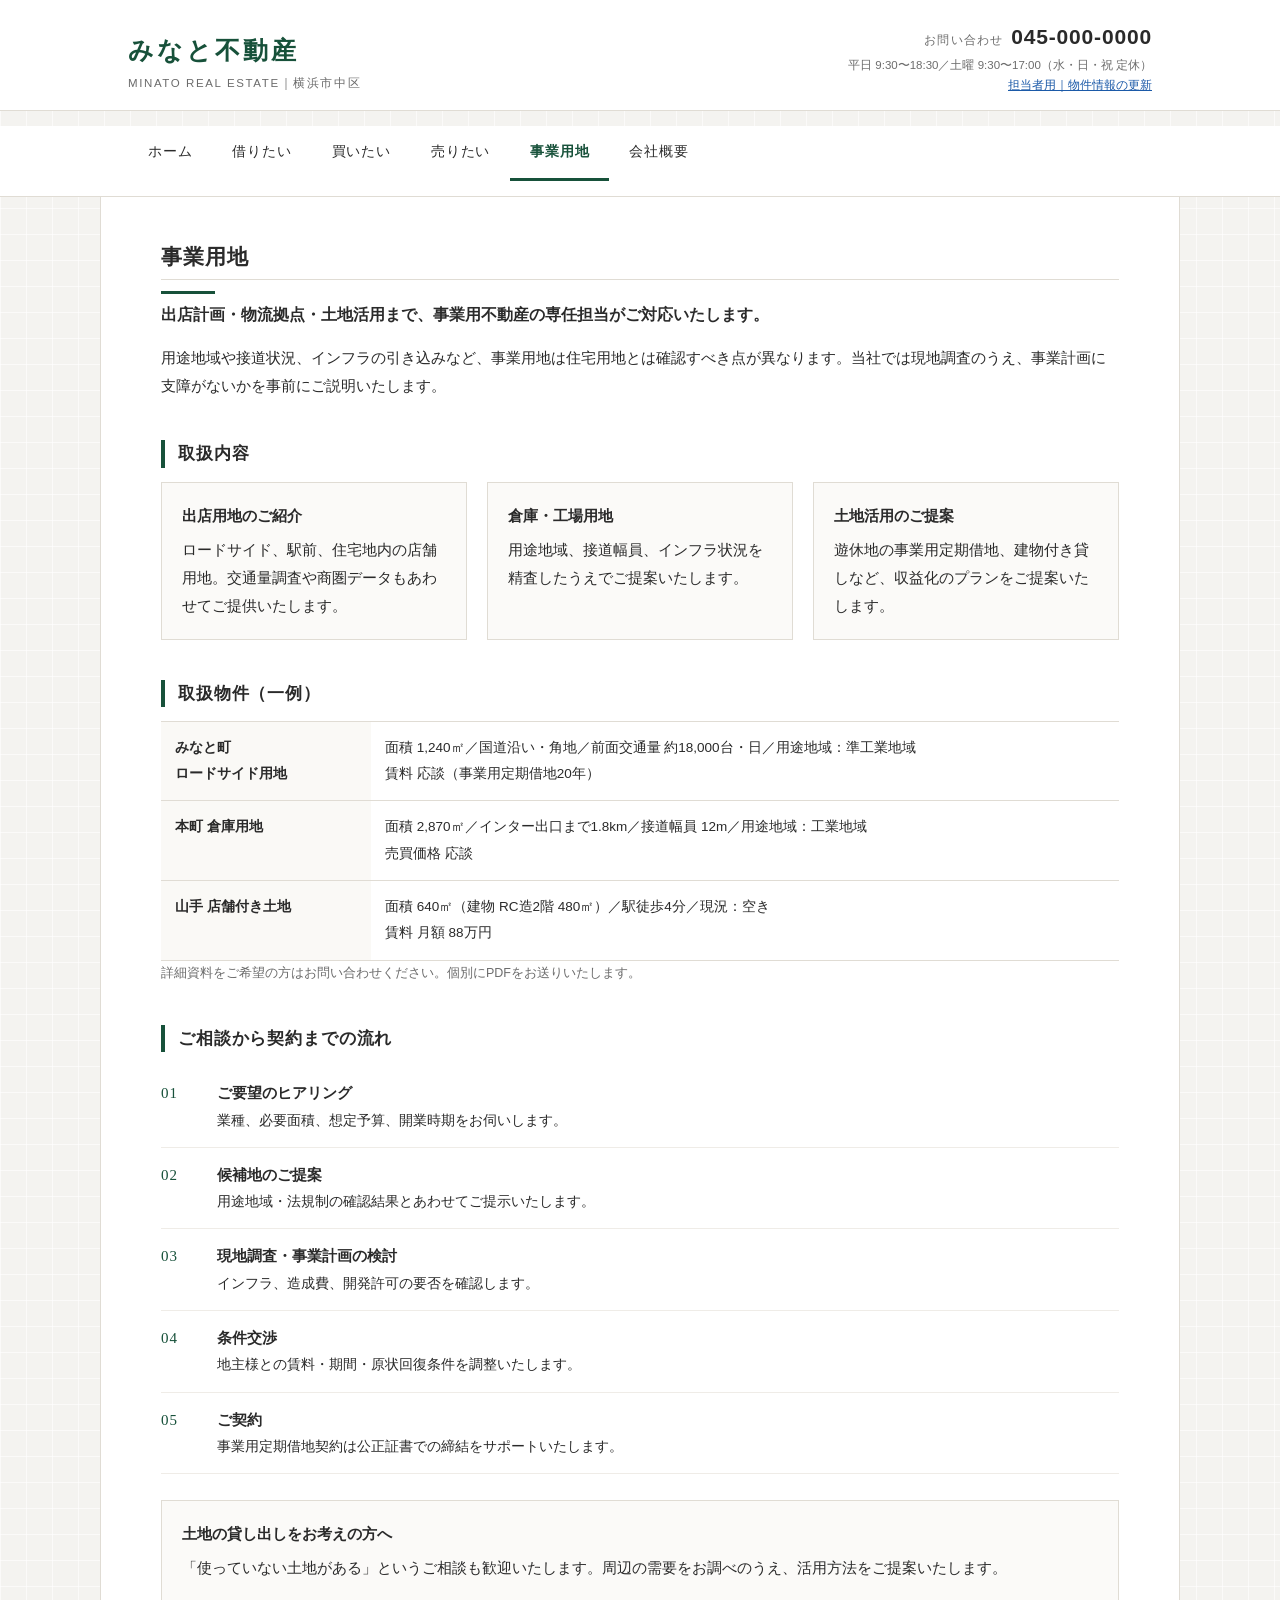
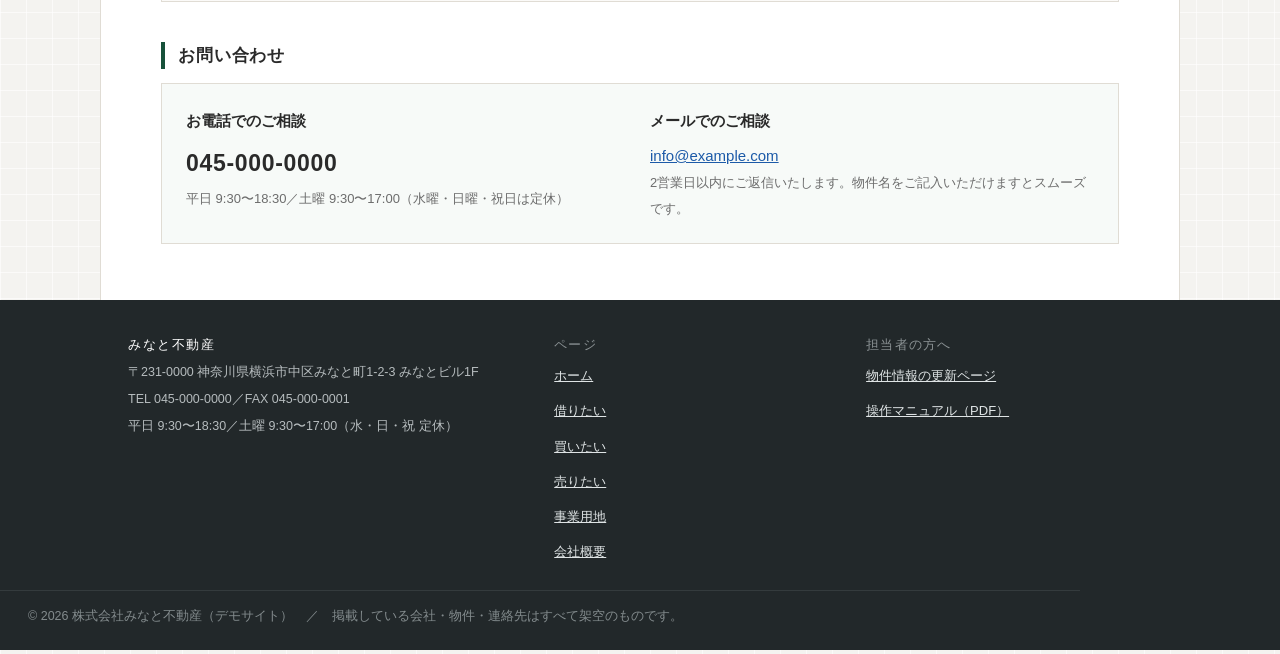
<file: land.html>
<!DOCTYPE html>
<html lang="ja">
<head>
<meta charset="UTF-8">
<meta name="viewport" content="width=device-width, initial-scale=1">
<title>事業用地｜株式会社みなと不動産</title>
<meta name="description" content="店舗・倉庫・工場用地、ロードサイド物件のご紹介。土地活用のご相談も承ります。">
<link rel="stylesheet" href="assets/css/style.css">
<link rel="icon" href="data:image/svg+xml,<svg xmlns='http://www.w3.org/2000/svg' viewBox='0 0 100 100'><text y='.9em' font-size='90'>🏠</text></svg>">
</head>
<body>

<header class="site__head">
  <div class="head__inner">
    <a class="brand" href="index.html">
      <span class="brand__name">みなと不動産</span>
      <span class="brand__desc">MINATO REAL ESTATE｜横浜市中区</span>
    </a>
    <div class="head__info">
      <p class="head__tel"><span>お問い合わせ</span>045-000-0000</p>
      <p class="head__hours">平日 9:30〜18:30／土曜 9:30〜17:00（水・日・祝 定休）</p>
      <p class="head__hours"><a class="head__admin" href="admin.html">担当者用｜物件情報の更新</a></p>
    </div>
  </div>
</header>

<button class="nav-toggle" type="button" aria-expanded="false">≡ メニュー</button>
<nav class="gnav">
  <ul>
      <li><a href="index.html">ホーム</a></li>
        <li><a href="rent.html">借りたい</a></li>
        <li><a href="buy.html">買いたい</a></li>
        <li><a href="sell.html">売りたい</a></li>
        <li><a href="land.html" aria-current="page">事業用地</a></li>
        <li><a href="company.html">会社概要</a></li>
  </ul>
</nav>

<main class="main">
      <h1>事業用地</h1>
      <p class="lead">出店計画・物流拠点・土地活用まで、事業用不動産の専任担当がご対応いたします。</p>
      <p>用途地域や接道状況、インフラの引き込みなど、事業用地は住宅用地とは確認すべき点が異なります。当社では現地調査のうえ、事業計画に支障がないかを事前にご説明いたします。</p>

      <h2>取扱内容</h2>
      <div class="cols">
      <div class="box">
        <h3>出店用地のご紹介</h3>
        <p style="margin-bottom:0">ロードサイド、駅前、住宅地内の店舗用地。交通量調査や商圏データもあわせてご提供いたします。</p>
      </div>
      <div class="box">
        <h3>倉庫・工場用地</h3>
        <p style="margin-bottom:0">用途地域、接道幅員、インフラ状況を精査したうえでご提案いたします。</p>
      </div>
      <div class="box">
        <h3>土地活用のご提案</h3>
        <p style="margin-bottom:0">遊休地の事業用定期借地、建物付き貸しなど、収益化のプランをご提案いたします。</p>
      </div>
      </div>

      <h2>取扱物件（一例）</h2>
      <table class="table">
        <tbody>
          <tr>
            <th>みなと町<br>ロードサイド用地</th>
            <td>面積 1,240㎡／国道沿い・角地／前面交通量 約18,000台・日／用途地域：準工業地域<br>賃料 応談（事業用定期借地20年）</td>
          </tr>
          <tr>
            <th>本町 倉庫用地</th>
            <td>面積 2,870㎡／インター出口まで1.8km／接道幅員 12m／用途地域：工業地域<br>売買価格 応談</td>
          </tr>
          <tr>
            <th>山手 店舗付き土地</th>
            <td>面積 640㎡（建物 RC造2階 480㎡）／駅徒歩4分／現況：空き<br>賃料 月額 88万円</td>
          </tr>
        </tbody>
      </table>
      <p class="txt-note">詳細資料をご希望の方はお問い合わせください。個別にPDFをお送りいたします。</p>

      <h2>ご相談から契約までの流れ</h2>
      <ol class="steps">
        <li><b>ご要望のヒアリング</b>業種、必要面積、想定予算、開業時期をお伺いします。</li>
        <li><b>候補地のご提案</b>用途地域・法規制の確認結果とあわせてご提示いたします。</li>
        <li><b>現地調査・事業計画の検討</b>インフラ、造成費、開発許可の要否を確認します。</li>
        <li><b>条件交渉</b>地主様との賃料・期間・原状回復条件を調整いたします。</li>
        <li><b>ご契約</b>事業用定期借地契約は公正証書での締結をサポートいたします。</li>
      </ol>

      <div class="box" style="margin-top:26px">
        <h3>土地の貸し出しをお考えの方へ</h3>
        <p style="margin-bottom:0">「使っていない土地がある」というご相談も歓迎いたします。周辺の需要をお調べのうえ、活用方法をご提案いたします。</p>
      </div>

      <h2 id="contact">お問い合わせ</h2>
      <div class="contact" style="margin-top:0">
        <div>
          <h3>お電話でのご相談</h3>
          <p class="tel">045-000-0000</p>
          <p class="txt-note">平日 9:30〜18:30／土曜 9:30〜17:00（水曜・日曜・祝日は定休）</p>
        </div>
        <div>
          <h3>メールでのご相談</h3>
          <p style="font-size:15px"><a href="mailto:info@example.com">info@example.com</a></p>
          <p class="txt-note">2営業日以内にご返信いたします。物件名をご記入いただけますとスムーズです。</p>
        </div>
      </div>
</main>

<footer class="site__footer">
  <div class="footer__inner">
    <div>
      <p class="footer__brand">みなと不動産</p>
      <p>〒231-0000 神奈川県横浜市中区みなと町1-2-3 みなとビル1F</p>
      <p>TEL 045-000-0000／FAX 045-000-0001</p>
      <p>平日 9:30〜18:30／土曜 9:30〜17:00（水・日・祝 定休）</p>
    </div>
    <div>
      <p class="footer__head">ページ</p>
      <ul class="footer__nav">
        <li><a href="index.html">ホーム</a></li>
        <li><a href="rent.html">借りたい</a></li>
        <li><a href="buy.html">買いたい</a></li>
        <li><a href="sell.html">売りたい</a></li>
        <li><a href="land.html">事業用地</a></li>
        <li><a href="company.html">会社概要</a></li>
      </ul>
    </div>
    <div>
      <p class="footer__head">担当者の方へ</p>
      <ul class="footer__nav">
        <li><a href="admin.html">物件情報の更新ページ</a></li>
        <li><a href="assets/pdf/manual.pdf" target="_blank" rel="noopener">操作マニュアル（PDF）</a></li>
      </ul>
    </div>
  </div>
  <p class="footer__copy">&copy; <span data-year>2026</span> 株式会社みなと不動産（デモサイト）　／　掲載している会社・物件・連絡先はすべて架空のものです。</p>
</footer>

<script src="assets/js/site.js"></script>
</body>
</html>
</file>
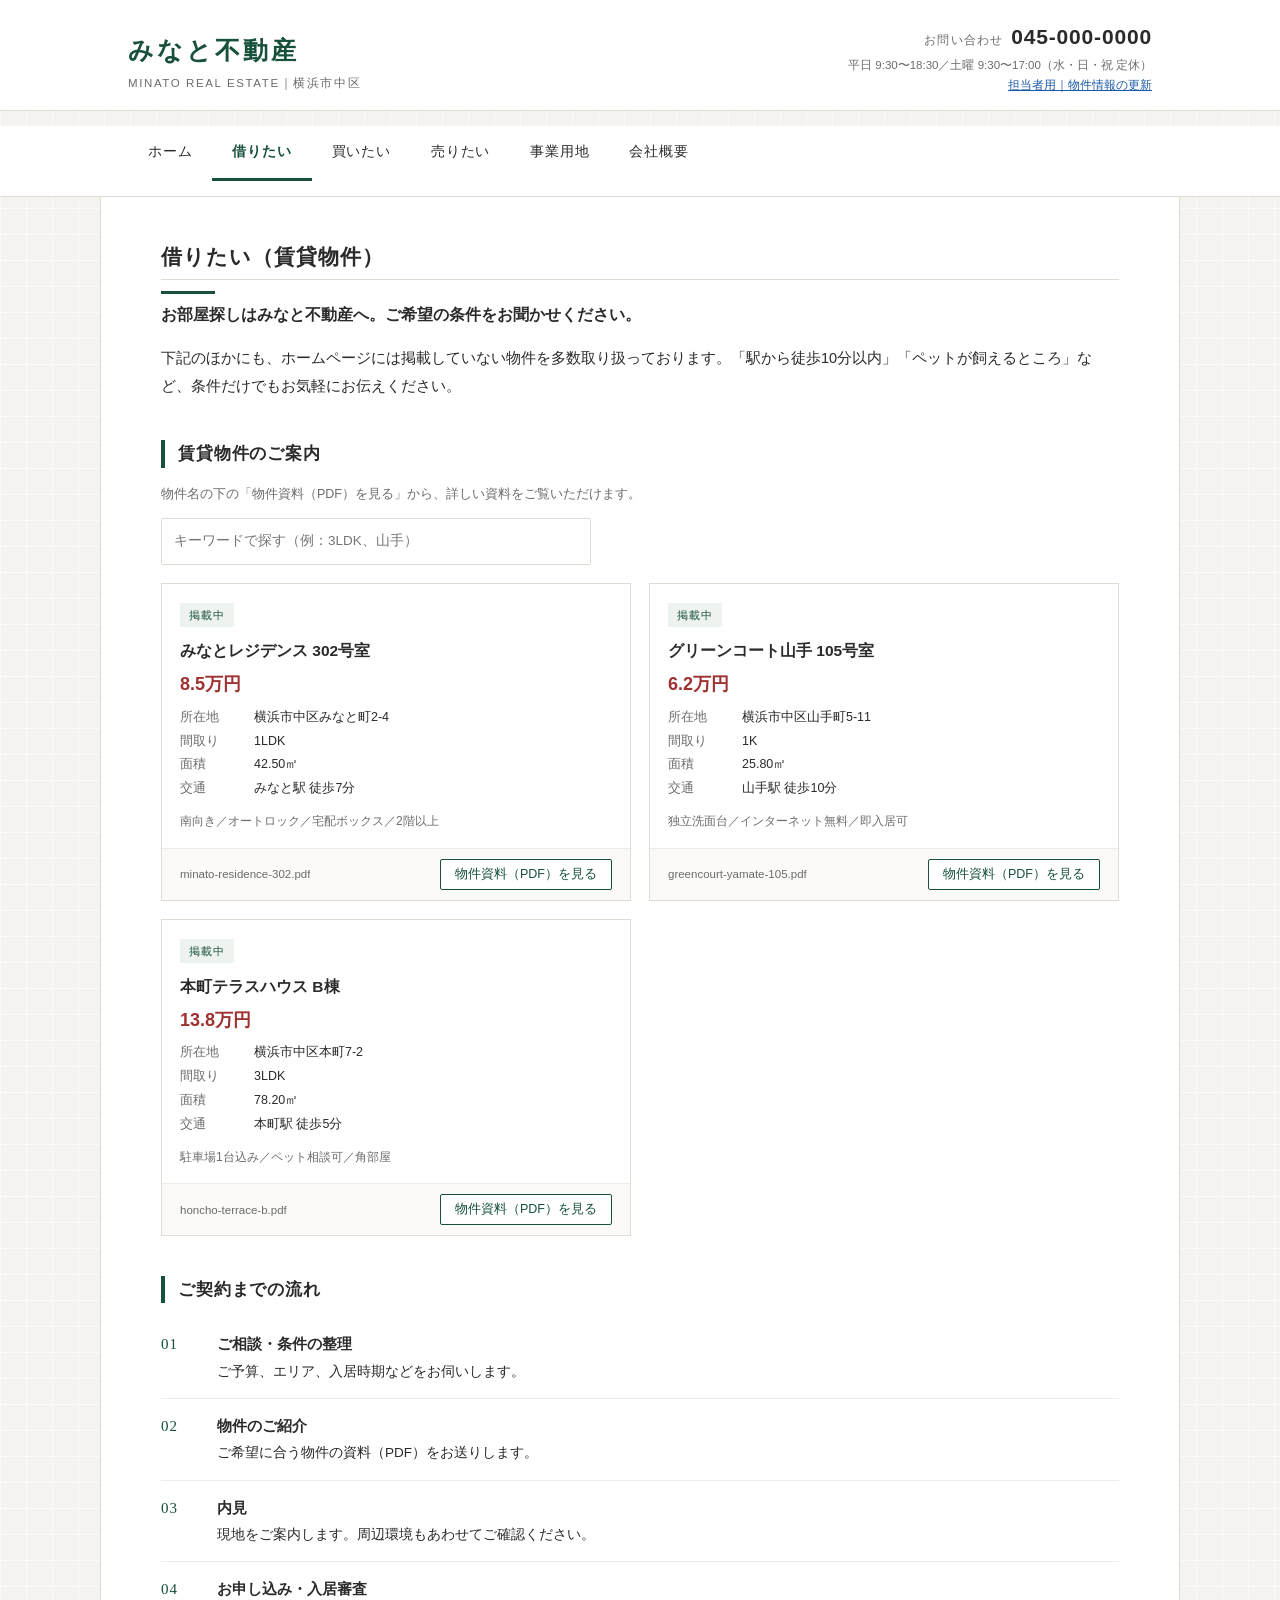
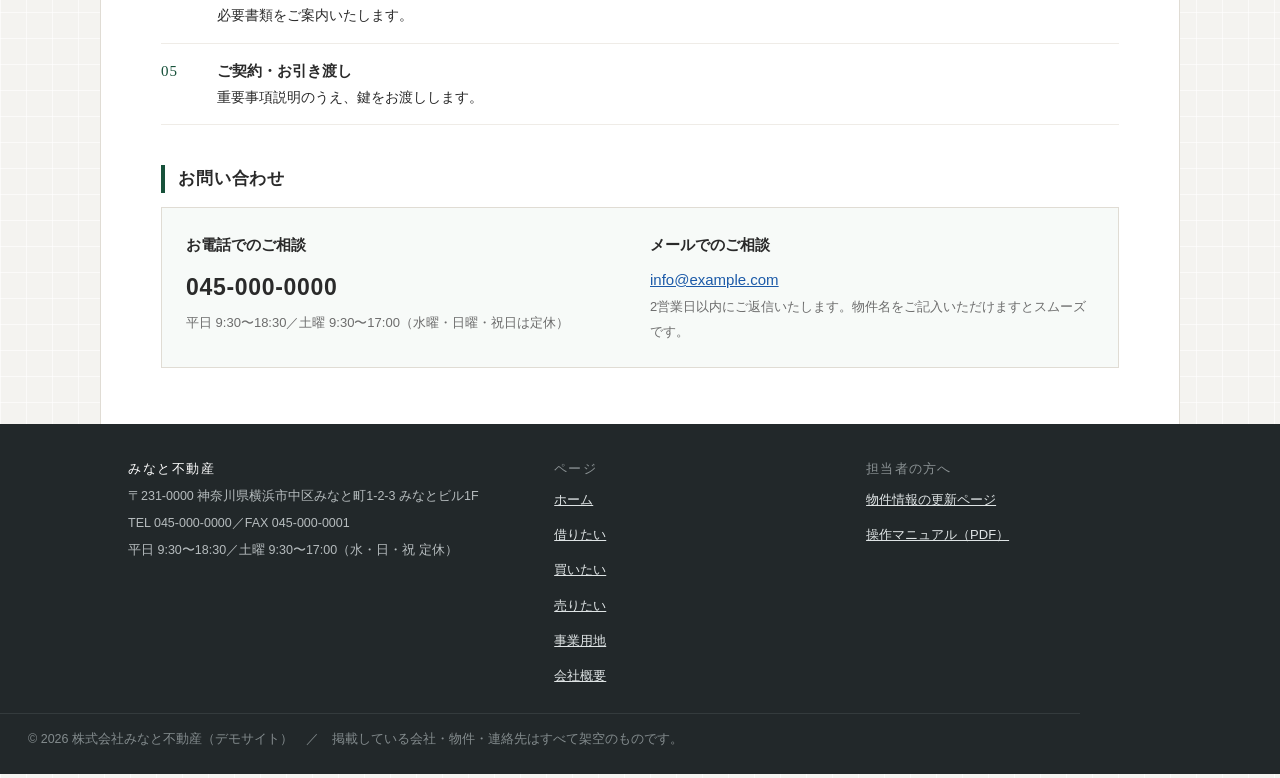
<file: rent.html>
<!DOCTYPE html>
<html lang="ja">
<head>
<meta charset="UTF-8">
<meta name="viewport" content="width=device-width, initial-scale=1">
<title>借りたい｜株式会社みなと不動産</title>
<meta name="description" content="賃貸物件をお探しの方へ。アパート・マンション・戸建の賃貸情報をPDF資料付きでご紹介します。">
<link rel="stylesheet" href="assets/css/style.css">
<link rel="icon" href="data:image/svg+xml,<svg xmlns='http://www.w3.org/2000/svg' viewBox='0 0 100 100'><text y='.9em' font-size='90'>🏠</text></svg>">
</head>
<body>

<header class="site__head">
  <div class="head__inner">
    <a class="brand" href="index.html">
      <span class="brand__name">みなと不動産</span>
      <span class="brand__desc">MINATO REAL ESTATE｜横浜市中区</span>
    </a>
    <div class="head__info">
      <p class="head__tel"><span>お問い合わせ</span>045-000-0000</p>
      <p class="head__hours">平日 9:30〜18:30／土曜 9:30〜17:00（水・日・祝 定休）</p>
      <p class="head__hours"><a class="head__admin" href="admin.html">担当者用｜物件情報の更新</a></p>
    </div>
  </div>
</header>

<button class="nav-toggle" type="button" aria-expanded="false">≡ メニュー</button>
<nav class="gnav">
  <ul>
      <li><a href="index.html">ホーム</a></li>
        <li><a href="rent.html" aria-current="page">借りたい</a></li>
        <li><a href="buy.html">買いたい</a></li>
        <li><a href="sell.html">売りたい</a></li>
        <li><a href="land.html">事業用地</a></li>
        <li><a href="company.html">会社概要</a></li>
  </ul>
</nav>

<main class="main">
      <h1>借りたい（賃貸物件）</h1>
      <p class="lead">お部屋探しはみなと不動産へ。ご希望の条件をお聞かせください。</p>
      <p>下記のほかにも、ホームページには掲載していない物件を多数取り扱っております。「駅から徒歩10分以内」「ペットが飼えるところ」など、条件だけでもお気軽にお伝えください。</p>

      <h2>賃貸物件のご案内</h2>
      <p class="txt-note">物件名の下の「物件資料（PDF）を見る」から、詳しい資料をご覧いただけます。</p>

      <div class="filters">
        <input type="search" id="keyword" placeholder="キーワードで探す（例：3LDK、山手）">
      </div>

      <div class="plist" id="propertyList"></div>

      <h2>ご契約までの流れ</h2>
      <ol class="steps">
        <li><b>ご相談・条件の整理</b>ご予算、エリア、入居時期などをお伺いします。</li>
        <li><b>物件のご紹介</b>ご希望に合う物件の資料（PDF）をお送りします。</li>
        <li><b>内見</b>現地をご案内します。周辺環境もあわせてご確認ください。</li>
        <li><b>お申し込み・入居審査</b>必要書類をご案内いたします。</li>
        <li><b>ご契約・お引き渡し</b>重要事項説明のうえ、鍵をお渡しします。</li>
      </ol>


      <h2 id="contact">お問い合わせ</h2>
      <div class="contact" style="margin-top:0">
        <div>
          <h3>お電話でのご相談</h3>
          <p class="tel">045-000-0000</p>
          <p class="txt-note">平日 9:30〜18:30／土曜 9:30〜17:00（水曜・日曜・祝日は定休）</p>
        </div>
        <div>
          <h3>メールでのご相談</h3>
          <p style="font-size:15px"><a href="mailto:info@example.com">info@example.com</a></p>
          <p class="txt-note">2営業日以内にご返信いたします。物件名をご記入いただけますとスムーズです。</p>
        </div>
      </div>
</main>

<footer class="site__footer">
  <div class="footer__inner">
    <div>
      <p class="footer__brand">みなと不動産</p>
      <p>〒231-0000 神奈川県横浜市中区みなと町1-2-3 みなとビル1F</p>
      <p>TEL 045-000-0000／FAX 045-000-0001</p>
      <p>平日 9:30〜18:30／土曜 9:30〜17:00（水・日・祝 定休）</p>
    </div>
    <div>
      <p class="footer__head">ページ</p>
      <ul class="footer__nav">
        <li><a href="index.html">ホーム</a></li>
        <li><a href="rent.html">借りたい</a></li>
        <li><a href="buy.html">買いたい</a></li>
        <li><a href="sell.html">売りたい</a></li>
        <li><a href="land.html">事業用地</a></li>
        <li><a href="company.html">会社概要</a></li>
      </ul>
    </div>
    <div>
      <p class="footer__head">担当者の方へ</p>
      <ul class="footer__nav">
        <li><a href="admin.html">物件情報の更新ページ</a></li>
        <li><a href="assets/pdf/manual.pdf" target="_blank" rel="noopener">操作マニュアル（PDF）</a></li>
      </ul>
    </div>
  </div>
  <p class="footer__copy">&copy; <span data-year>2026</span> 株式会社みなと不動産（デモサイト）　／　掲載している会社・物件・連絡先はすべて架空のものです。</p>
</footer>

<script src="assets/js/site.js"></script>
<script src="assets/js/properties.js"></script>
<script>PropertyBoard.initPublic({ category: 'rent', listSelector: '#propertyList', keywordSelector: '#keyword' });</script>
</body>
</html>
</file>
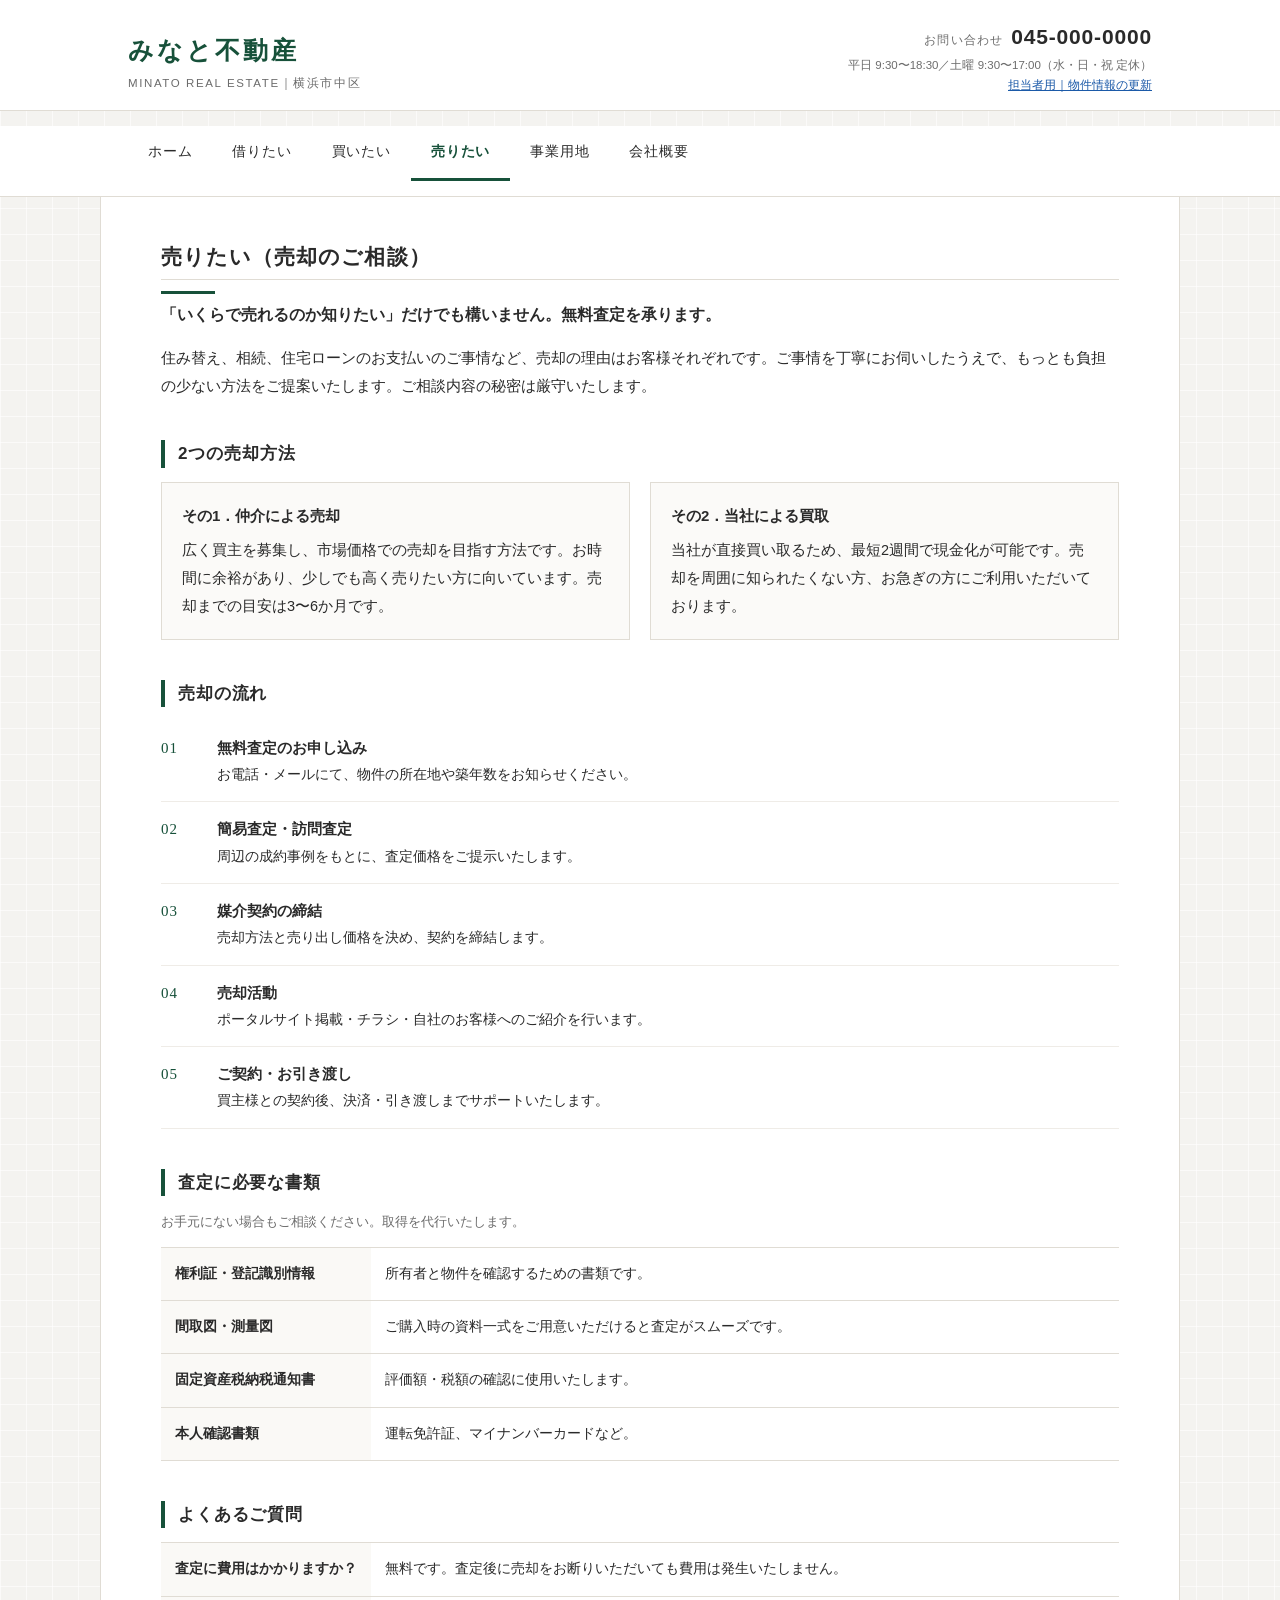
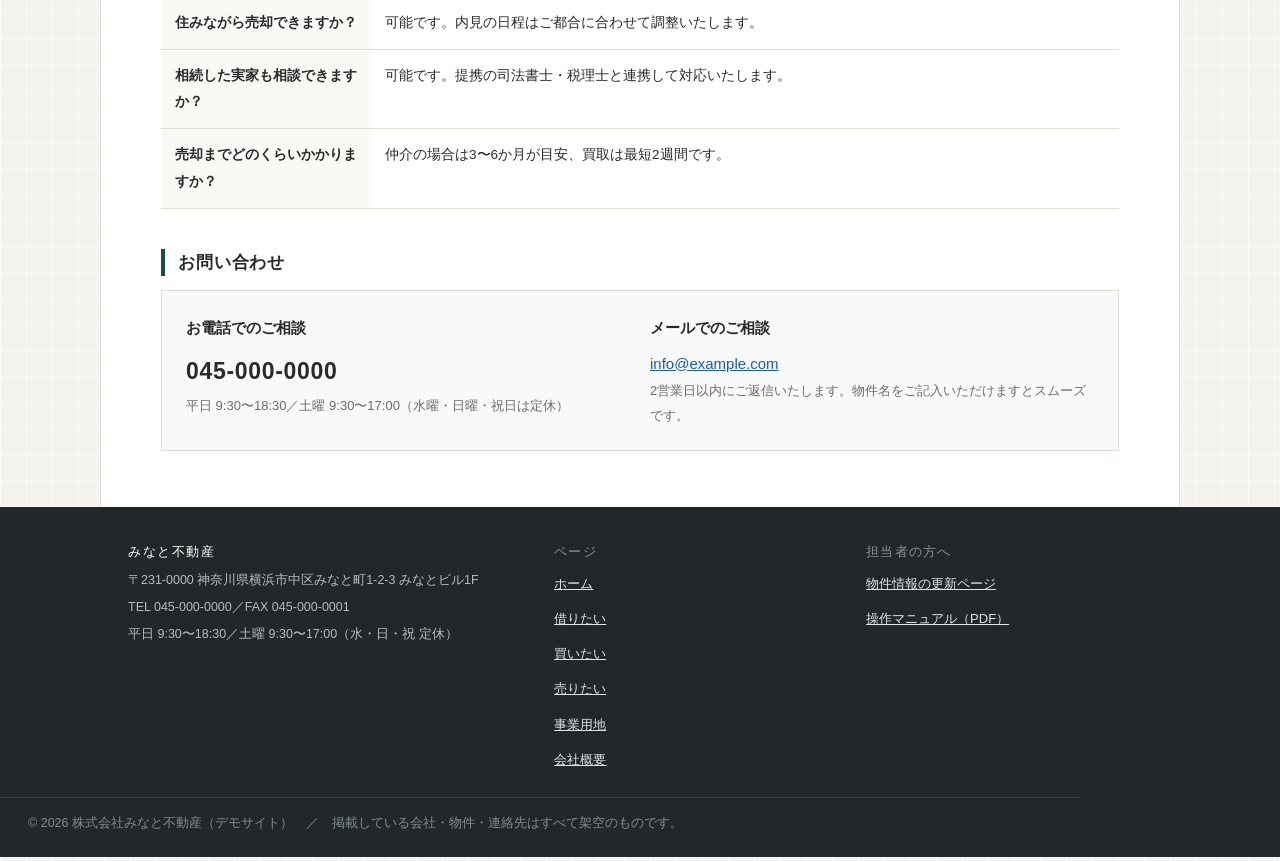
<file: sell.html>
<!DOCTYPE html>
<html lang="ja">
<head>
<meta charset="UTF-8">
<meta name="viewport" content="width=device-width, initial-scale=1">
<title>売りたい｜株式会社みなと不動産</title>
<meta name="description" content="不動産の売却をお考えの方へ。無料査定・仲介・買取までワンストップで対応いたします。">
<link rel="stylesheet" href="assets/css/style.css">
<link rel="icon" href="data:image/svg+xml,<svg xmlns='http://www.w3.org/2000/svg' viewBox='0 0 100 100'><text y='.9em' font-size='90'>🏠</text></svg>">
</head>
<body>

<header class="site__head">
  <div class="head__inner">
    <a class="brand" href="index.html">
      <span class="brand__name">みなと不動産</span>
      <span class="brand__desc">MINATO REAL ESTATE｜横浜市中区</span>
    </a>
    <div class="head__info">
      <p class="head__tel"><span>お問い合わせ</span>045-000-0000</p>
      <p class="head__hours">平日 9:30〜18:30／土曜 9:30〜17:00（水・日・祝 定休）</p>
      <p class="head__hours"><a class="head__admin" href="admin.html">担当者用｜物件情報の更新</a></p>
    </div>
  </div>
</header>

<button class="nav-toggle" type="button" aria-expanded="false">≡ メニュー</button>
<nav class="gnav">
  <ul>
      <li><a href="index.html">ホーム</a></li>
        <li><a href="rent.html">借りたい</a></li>
        <li><a href="buy.html">買いたい</a></li>
        <li><a href="sell.html" aria-current="page">売りたい</a></li>
        <li><a href="land.html">事業用地</a></li>
        <li><a href="company.html">会社概要</a></li>
  </ul>
</nav>

<main class="main">
      <h1>売りたい（売却のご相談）</h1>
      <p class="lead">「いくらで売れるのか知りたい」だけでも構いません。無料査定を承ります。</p>
      <p>住み替え、相続、住宅ローンのお支払いのご事情など、売却の理由はお客様それぞれです。ご事情を丁寧にお伺いしたうえで、もっとも負担の少ない方法をご提案いたします。ご相談内容の秘密は厳守いたします。</p>

      <h2>2つの売却方法</h2>
      <div class="cols cols--2">
      <div class="box">
        <h3>その1．仲介による売却</h3>
        <p style="margin-bottom:0">広く買主を募集し、市場価格での売却を目指す方法です。お時間に余裕があり、少しでも高く売りたい方に向いています。売却までの目安は3〜6か月です。</p>
      </div>
      <div class="box">
        <h3>その2．当社による買取</h3>
        <p style="margin-bottom:0">当社が直接買い取るため、最短2週間で現金化が可能です。売却を周囲に知られたくない方、お急ぎの方にご利用いただいております。</p>
      </div>
      </div>

      <h2>売却の流れ</h2>
      <ol class="steps">
        <li><b>無料査定のお申し込み</b>お電話・メールにて、物件の所在地や築年数をお知らせください。</li>
        <li><b>簡易査定・訪問査定</b>周辺の成約事例をもとに、査定価格をご提示いたします。</li>
        <li><b>媒介契約の締結</b>売却方法と売り出し価格を決め、契約を締結します。</li>
        <li><b>売却活動</b>ポータルサイト掲載・チラシ・自社のお客様へのご紹介を行います。</li>
        <li><b>ご契約・お引き渡し</b>買主様との契約後、決済・引き渡しまでサポートいたします。</li>
      </ol>

      <h2>査定に必要な書類</h2>
      <p class="txt-note">お手元にない場合もご相談ください。取得を代行いたします。</p>
      <table class="table">
        <tbody>
          <tr><th>権利証・登記識別情報</th><td>所有者と物件を確認するための書類です。</td></tr>
          <tr><th>間取図・測量図</th><td>ご購入時の資料一式をご用意いただけると査定がスムーズです。</td></tr>
          <tr><th>固定資産税納税通知書</th><td>評価額・税額の確認に使用いたします。</td></tr>
          <tr><th>本人確認書類</th><td>運転免許証、マイナンバーカードなど。</td></tr>
        </tbody>
      </table>

      <h2>よくあるご質問</h2>
      <table class="table">
        <tbody>
          <tr><th>査定に費用はかかりますか？</th><td>無料です。査定後に売却をお断りいただいても費用は発生いたしません。</td></tr>
          <tr><th>住みながら売却できますか？</th><td>可能です。内見の日程はご都合に合わせて調整いたします。</td></tr>
          <tr><th>相続した実家も相談できますか？</th><td>可能です。提携の司法書士・税理士と連携して対応いたします。</td></tr>
          <tr><th>売却までどのくらいかかりますか？</th><td>仲介の場合は3〜6か月が目安、買取は最短2週間です。</td></tr>
        </tbody>
      </table>


      <h2 id="contact">お問い合わせ</h2>
      <div class="contact" style="margin-top:0">
        <div>
          <h3>お電話でのご相談</h3>
          <p class="tel">045-000-0000</p>
          <p class="txt-note">平日 9:30〜18:30／土曜 9:30〜17:00（水曜・日曜・祝日は定休）</p>
        </div>
        <div>
          <h3>メールでのご相談</h3>
          <p style="font-size:15px"><a href="mailto:info@example.com">info@example.com</a></p>
          <p class="txt-note">2営業日以内にご返信いたします。物件名をご記入いただけますとスムーズです。</p>
        </div>
      </div>
</main>

<footer class="site__footer">
  <div class="footer__inner">
    <div>
      <p class="footer__brand">みなと不動産</p>
      <p>〒231-0000 神奈川県横浜市中区みなと町1-2-3 みなとビル1F</p>
      <p>TEL 045-000-0000／FAX 045-000-0001</p>
      <p>平日 9:30〜18:30／土曜 9:30〜17:00（水・日・祝 定休）</p>
    </div>
    <div>
      <p class="footer__head">ページ</p>
      <ul class="footer__nav">
        <li><a href="index.html">ホーム</a></li>
        <li><a href="rent.html">借りたい</a></li>
        <li><a href="buy.html">買いたい</a></li>
        <li><a href="sell.html">売りたい</a></li>
        <li><a href="land.html">事業用地</a></li>
        <li><a href="company.html">会社概要</a></li>
      </ul>
    </div>
    <div>
      <p class="footer__head">担当者の方へ</p>
      <ul class="footer__nav">
        <li><a href="admin.html">物件情報の更新ページ</a></li>
        <li><a href="assets/pdf/manual.pdf" target="_blank" rel="noopener">操作マニュアル（PDF）</a></li>
      </ul>
    </div>
  </div>
  <p class="footer__copy">&copy; <span data-year>2026</span> 株式会社みなと不動産（デモサイト）　／　掲載している会社・物件・連絡先はすべて架空のものです。</p>
</footer>

<script src="assets/js/site.js"></script>
</body>
</html>
</file>
<file: assets/css/style.css>
@charset "UTF-8";

/* ===== Design tokens ===== */
:root {
  --page-bg: #f4f3f0;
  --paper: #ffffff;
  --ink: #2a2a2a;
  --ink-mute: #6c6c6c;
  --line: #e0dcd4;
  --line-soft: #efece7;
  --green: #17513a;
  --green-light: #226b4d;
  --link: #1c5aa8;
  --price: #a03131;
  --maxw: 1080px;
  --font-sans: "Hiragino Kaku Gothic ProN", "Hiragino Sans", Meiryo, "Helvetica Neue", Arial, sans-serif;
  --font-serif: "Hiragino Mincho ProN", "Yu Mincho", "YuMincho", serif;
}

/* ===== Base ===== */
*, *::before, *::after { box-sizing: border-box; }
body {
  margin: 0;
  font-family: var(--font-sans);
  color: var(--ink);
  font-size: 14.5px;
  line-height: 1.95;
  background-color: var(--page-bg);
  /* シンプルな壁紙：ごく淡いグリッド */
  background-image:
    linear-gradient(rgba(255, 255, 255, .6) 1px, transparent 1px),
    linear-gradient(90deg, rgba(255, 255, 255, .6) 1px, transparent 1px);
  background-size: 26px 26px;
  -webkit-font-smoothing: antialiased;
}
img, svg { max-width: 100%; }
a { color: var(--link); }
a:hover { text-decoration: none; }
p { margin: 0 0 1em; }

.wrap { max-width: var(--maxw); margin-inline: auto; padding-inline: 28px; }
@media (max-width: 700px) { .wrap { padding-inline: 18px; } }

/* ===== Header ===== */
.site__head { background: var(--paper); border-bottom: 1px solid var(--line); }
.head__inner {
  max-width: var(--maxw); margin-inline: auto; padding: 20px 28px 16px;
  display: flex; align-items: flex-end; justify-content: space-between; gap: 20px; flex-wrap: wrap;
}
.brand { text-decoration: none; color: inherit; display: block; }
.brand__name {
  display: block; font-family: var(--font-serif); font-size: 25px; font-weight: 600;
  color: var(--green); letter-spacing: .12em; line-height: 1.3;
}
.brand__desc { display: block; font-size: 11.5px; color: var(--ink-mute); letter-spacing: .14em; margin-top: 4px; }
.head__info { text-align: right; line-height: 1.6; }
.head__tel { font-size: 21px; font-weight: 700; margin: 0; letter-spacing: .04em; }
.head__tel span { font-size: 11.5px; font-weight: 400; color: var(--ink-mute); margin-right: 8px; letter-spacing: .1em; }
.head__hours { font-size: 11.5px; color: var(--ink-mute); margin: 2px 0 0; }
.head__admin { font-size: 11.5px; }

@media (max-width: 700px) {
  .head__inner { padding: 16px 18px 12px; align-items: flex-start; }
  .head__info { text-align: left; }
  .head__tel { font-size: 18px; }
}

/* ===== Nav ===== */
.gnav { background: var(--paper); border-bottom: 1px solid var(--line); }
.gnav ul {
  max-width: var(--maxw); margin-inline: auto; padding: 0 28px; display: flex; list-style: none; flex-wrap: wrap;
}
.gnav a {
  display: block; padding: 13px 20px; color: var(--ink); font-size: 13.5px; text-decoration: none;
  letter-spacing: .06em; border-bottom: 3px solid transparent; transition: color .15s, border-color .15s;
}
.gnav a:hover { color: var(--green); border-bottom-color: var(--line); }
.gnav a[aria-current="page"] { color: var(--green); font-weight: 700; border-bottom-color: var(--green); }

.nav-toggle { display: none; }
@media (max-width: 780px) {
  .nav-toggle {
    display: block; width: 100%; border: 0; border-bottom: 1px solid var(--line); background: var(--paper);
    color: var(--ink); padding: 13px 18px; font-size: 13.5px; font-family: inherit; text-align: left; cursor: pointer;
  }
  .gnav ul { display: none; flex-direction: column; padding: 0; }
  .gnav ul.is-open { display: flex; }
  .gnav a { padding: 13px 18px; border-bottom: 1px solid var(--line-soft); }
  .gnav a[aria-current="page"] { border-bottom-color: var(--line-soft); background: #f6f8f7; }
}

/* ===== Hero（トップページのみ） ===== */
.hero {
  background: #dfe9ef url("../img/banner.svg") center bottom/cover no-repeat;
  border-bottom: 1px solid var(--line);
}
.hero__inner {
  max-width: var(--maxw); margin-inline: auto; padding: 54px 28px 58px;
}
.hero h1 {
  font-family: var(--font-serif); font-size: clamp(20px, 3.2vw, 29px); font-weight: 600; color: var(--green);
  margin: 0 0 10px; line-height: 1.6; letter-spacing: .06em;
  text-shadow: 0 1px 0 #fff, 0 0 14px rgba(255, 255, 255, .95);
}
.hero p {
  margin: 0; max-width: 30em; font-size: 14px; color: #33413c;
  text-shadow: 0 1px 0 #fff, 0 0 10px rgba(255, 255, 255, .9);
}
@media (max-width: 700px) { .hero__inner { padding: 34px 18px 38px; } }

/* ===== Main ===== */
.main {
  max-width: var(--maxw); margin: 0 auto; background: var(--paper);
  padding: 40px 60px 56px; border-inline: 1px solid var(--line);
}
@media (max-width: 860px) { .main { padding: 30px 24px 40px; border-inline: 0; } }

.main h1 {
  font-size: 21px; font-weight: 700; margin: 0 0 20px; padding-bottom: 12px;
  border-bottom: 1px solid var(--line); letter-spacing: .05em;
}
.main h1::after {
  content: ""; display: block; width: 54px; height: 3px; background: var(--green);
  margin-bottom: -14px; position: relative; top: 13px;
}
.main h2 {
  font-size: 17px; font-weight: 700; margin: 40px 0 14px; letter-spacing: .05em; line-height: 1.6;
  padding-left: 13px; border-left: 4px solid var(--green);
}
.main h3 { font-size: 15px; font-weight: 700; margin: 22px 0 6px; }
.lead { font-size: 15.5px; font-weight: 700; margin-bottom: 14px; }

/* ===== Basic parts ===== */
.txt-note { font-size: 12.5px; color: var(--ink-mute); }
.cols { display: grid; grid-template-columns: repeat(3, 1fr); gap: 20px; }
.cols--2 { grid-template-columns: repeat(2, 1fr); }
@media (max-width: 780px) { .cols, .cols--2 { grid-template-columns: 1fr; } }

.linklist { list-style: none; margin: 0; padding: 0; display: grid; gap: 10px; }
.linklist a {
  display: flex; gap: 14px; align-items: baseline; flex-wrap: wrap;
  padding: 15px 18px; border: 1px solid var(--line); background: #fdfdfc;
  text-decoration: none; color: inherit; transition: border-color .15s, background .15s;
}
.linklist a:hover { border-color: var(--green); background: #f6faf8; }
.linklist strong { font-size: 16px; color: var(--green); letter-spacing: .04em; }
.linklist span { color: var(--ink-mute); font-size: 13px; }

.table { width: 100%; border-collapse: collapse; font-size: 13.5px; }
.table th, .table td { border-bottom: 1px solid var(--line); padding: 13px 14px; text-align: left; vertical-align: top; }
.table th { background: #faf9f6; width: 210px; font-weight: 700; }
.table tr:first-child th, .table tr:first-child td { border-top: 1px solid var(--line); }
@media (max-width: 640px) {
  .table, .table tbody, .table tr, .table th, .table td { display: block; width: auto; }
  .table th { border-bottom: 0; }
  .table tr:first-child td { border-top: 0; }
}

.steps { counter-reset: step; list-style: none; margin: 0; padding: 0; }
.steps li {
  counter-increment: step; border-bottom: 1px solid var(--line-soft);
  padding: 13px 0 13px 56px; position: relative; font-size: 13.5px;
}
.steps li::before {
  content: "0" counter(step); position: absolute; left: 0; top: 13px;
  font-family: var(--font-serif); font-size: 15px; color: var(--green); letter-spacing: .06em;
}
.steps b { display: block; font-size: 14.5px; }

.box { border: 1px solid var(--line); background: #fbfaf8; padding: 18px 20px; }
.box h3 { margin-top: 0; }
.box p:last-child { margin-bottom: 0; }

.notice {
  border: 1px solid #e3d4a8; background: #fdf9ee; padding: 14px 17px; font-size: 12.5px;
  color: #5e4f28; margin: 0 0 20px; line-height: 1.85;
}
.notice b { color: #4a3d18; }

.btn {
  display: inline-block; padding: 10px 22px; background: var(--green); color: #fff; border: 1px solid var(--green);
  font-size: 13.5px; text-decoration: none; cursor: pointer; font-family: inherit; border-radius: 2px;
}
.btn:hover { background: var(--green-light); color: #fff; text-decoration: none; }
.btn--ghost { background: #fff; color: var(--green); }
.btn--ghost:hover { background: #f0f5f2; color: var(--green); }
.btn--sm { padding: 6px 14px; font-size: 12.5px; }

/* ===== 物件カード ===== */
.filters { margin-bottom: 18px; display: flex; gap: 10px; flex-wrap: wrap; align-items: center; }
.filters input {
  font: inherit; font-size: 13.5px; padding: 9px 12px; border: 1px solid var(--line);
  border-radius: 2px; flex: 1 1 300px; max-width: 430px;
}
.plist { display: grid; grid-template-columns: repeat(2, 1fr); gap: 18px; }
@media (max-width: 700px) { .plist { grid-template-columns: 1fr; } }

.pcard { border: 1px solid var(--line); background: #fff; display: flex; flex-direction: column; }
.pcard__top { padding: 16px 18px 14px; flex: 1; }
.pcard__tag {
  display: inline-block; font-size: 10.5px; padding: 2px 9px; background: #eef3f0; color: var(--green);
  margin-bottom: 9px; letter-spacing: .08em;
}
.pcard h3 { margin: 0 0 6px; font-size: 15.5px; }
.pcard__price { color: var(--price); font-size: 18px; font-weight: 700; margin: 0 0 9px; line-height: 1.4; }
.pcard dl { display: grid; grid-template-columns: 66px 1fr; gap: 2px 8px; margin: 0; font-size: 12.5px; line-height: 1.75; }
.pcard dt { color: var(--ink-mute); }
.pcard dd { margin: 0; }
.pcard__note { margin: 10px 0 0; font-size: 12px; color: var(--ink-mute); }
.pcard__foot {
  border-top: 1px solid var(--line-soft); background: #fbfaf8; padding: 10px 18px;
  display: flex; align-items: center; justify-content: space-between; gap: 10px;
}
.pcard__file { font-size: 11.5px; color: var(--ink-mute); overflow: hidden; text-overflow: ellipsis; white-space: nowrap; min-width: 0; }
.pcard__foot .btn { white-space: nowrap; flex: none; }
.empty { border: 1px dashed var(--line); padding: 30px; text-align: center; color: var(--ink-mute); font-size: 13px; }

/* ===== Contact block ===== */
.contact {
  border: 1px solid var(--line); background: #f7faf8; padding: 22px 24px; margin-top: 36px;
  display: grid; grid-template-columns: 1fr 1fr; gap: 20px;
}
@media (max-width: 700px) { .contact { grid-template-columns: 1fr; } }
.contact h3 { margin: 0 0 6px; font-size: 15px; }
.contact .tel { font-size: 23px; font-weight: 700; margin: 0; letter-spacing: .03em; }
.contact p { font-size: 13px; margin: 0; }

/* ===== Footer ===== */
.site__footer { background: #22282a; color: #b6bcbe; margin-top: 0; }
.footer__inner {
  max-width: var(--maxw); margin-inline: auto; padding: 34px 28px 24px;
  display: grid; grid-template-columns: 1.4fr 1fr 1fr; gap: 26px;
}
@media (max-width: 780px) { .footer__inner { grid-template-columns: 1fr; gap: 18px; } }
.site__footer a { color: #dfe4e5; font-size: 13px; }
.footer__brand { font-family: var(--font-serif); font-size: 18px; color: #fff; letter-spacing: .12em; margin: 0 0 10px; }
.site__footer p { font-size: 12.5px; margin: 0 0 4px; line-height: 1.85; }
.footer__nav { list-style: none; margin: 0; padding: 0; display: grid; gap: 7px; }
.footer__head { font-size: 12px; color: #8b9294; letter-spacing: .1em; margin: 0 0 8px; }
.footer__copy {
  border-top: 1px solid #343b3d; margin: 0; padding: 14px 28px 22px; font-size: 11px; color: #838b8d;
  max-width: var(--maxw); margin-inline: auto;
}
</file>
<file: assets/css/admin.css>
@charset "UTF-8";

/* ============================================================
   担当者用「物件情報の更新ページ」専用スタイル
   パソコンに不慣れな方でも迷わないよう、文字・ボタンを大きくしています。
   ============================================================ */

.admin {
  font-size: 16px; line-height: 1.9; padding: 36px 60px 56px;
  max-width: var(--maxw); margin: 0 auto; background: var(--paper); border-inline: 1px solid var(--line);
}
@media (max-width: 860px) { .admin { padding: 24px 18px 40px; border-inline: 0; } }

.admin h1 {
  font-size: 24px; border-bottom: 3px solid var(--green); padding-bottom: 12px; margin: 0 0 8px;
}
.admin h2 {
  font-size: 19px; margin: 34px 0 14px; padding: 6px 0 8px 12px;
  border-left: 6px solid var(--green); border-bottom: 1px solid var(--line);
}
.admin h3 { font-size: 16px; margin: 0 0 8px; }
.admin p { font-size: 15.5px; }

/* ---- 使い方ガイド ---- */
.guide { background: #f2f7f4; border: 2px solid #bcd7c9; padding: 18px 22px; margin: 18px 0 8px; }
.guide h2 { margin: 0 0 10px; border: 0; padding: 0; font-size: 18px; color: var(--green); }
.guide ol { margin: 0; padding-left: 1.3em; }
.guide li { margin-bottom: 6px; }
.guide .guide__foot { margin: 12px 0 0; font-size: 14px; color: #45604f; }

.steps-flow { display: flex; gap: 10px; margin: 16px 0 6px; flex-wrap: wrap; }
.steps-flow div {
  flex: 1 1 200px; background: #fff; border: 2px solid var(--line); padding: 12px 14px; font-size: 14.5px;
}
.steps-flow b { display: block; color: var(--green); font-size: 15px; margin-bottom: 2px; }

/* ---- 大きなボタン ---- */
.bigbtn {
  display: inline-block; padding: 15px 28px; font-size: 17px; font-weight: 700; font-family: inherit;
  background: var(--green); color: #fff; border: 2px solid var(--green); border-radius: 4px;
  cursor: pointer; text-decoration: none; line-height: 1.5;
}
.bigbtn:hover { background: var(--green-light); color: #fff; text-decoration: none; }
.bigbtn--sub { background: #fff; color: var(--green); }
.bigbtn--sub:hover { background: #eaf2ee; color: var(--green); }
.bigbtn--gray { background: #fff; color: #444; border-color: #b9b4aa; }
.bigbtn--gray:hover { background: #f2f0ec; color: #444; }
.bigbtn--danger { background: #fff; color: #9a2b2b; border-color: #d9b0b0; }
.bigbtn--danger:hover { background: #fbf0f0; color: #9a2b2b; }
.bigbtn[disabled] { opacity: .5; cursor: not-allowed; }

/* ---- 種類の切り替え ---- */
.tabs { display: flex; gap: 12px; margin: 6px 0 20px; flex-wrap: wrap; }
.tabs button {
  flex: 1 1 220px; padding: 16px; font-size: 18px; font-weight: 700; font-family: inherit;
  background: #fff; color: #555; border: 3px solid var(--line); border-radius: 4px; cursor: pointer;
}
.tabs button small { display: block; font-size: 13px; font-weight: 400; color: #777; }
.tabs button[aria-pressed="true"] { border-color: var(--green); background: #eef4f0; color: var(--green); }
.tabs button[aria-pressed="true"] small { color: var(--green); }

/* ---- 物件の一覧 ---- */
.rows { display: grid; gap: 14px; }
.row {
  border: 2px solid var(--line); background: #fff; padding: 16px 18px;
  display: grid; grid-template-columns: 1fr auto; gap: 14px; align-items: start;
}
@media (max-width: 700px) { .row { grid-template-columns: 1fr; } }
.row--editing { border-color: var(--green); background: #f5faf7; }
.row__no {
  display: inline-block; background: #555; color: #fff; font-size: 13px; padding: 1px 9px; margin-bottom: 6px;
}
.row h3 { font-size: 18px; margin: 0 0 4px; }
.row__price { color: var(--price); font-weight: 700; font-size: 17px; margin: 0 0 4px; }
.row__meta { font-size: 14px; color: #555; margin: 0; }
.row__pdf { font-size: 13.5px; color: #666; margin: 6px 0 0; }
.row__pdf b { color: var(--green); }
.row__actions { display: grid; gap: 8px; min-width: 210px; }
.row__actions button { width: 100%; }
.row__sort { display: flex; gap: 8px; }
.row__sort button { flex: 1; padding: 8px; font-size: 14px; }

/* ---- 入力フォーム ---- */
.editor { border: 3px solid var(--green); background: #fff; padding: 22px 24px 26px; margin: 22px 0; }
.editor[hidden] { display: none; }
.editor__title { font-size: 20px; font-weight: 700; color: var(--green); margin: 0 0 4px; }
.editor__lead { font-size: 14.5px; color: #555; margin: 0 0 18px; }

.fields { display: grid; gap: 18px; }
.f { display: grid; gap: 6px; }
.f label { font-size: 16px; font-weight: 700; }
.f .req { color: #fff; background: #a03131; font-size: 12px; padding: 1px 7px; margin-left: 6px; vertical-align: 2px; }
.f .opt { color: #555; background: #eceae4; font-size: 12px; padding: 1px 7px; margin-left: 6px; vertical-align: 2px; }
.f .hint { font-size: 13.5px; color: #666; }
.f input[type="text"], .f textarea {
  font: inherit; font-size: 17px; padding: 12px 14px; border: 2px solid #b9b4aa; border-radius: 3px;
  width: 100%; background: #fffef9;
}
.f input[type="text"]:focus, .f textarea:focus { border-color: var(--green); outline: 3px solid #cfe3d8; }
.f--half { display: grid; grid-template-columns: 1fr 1fr; gap: 18px; }
@media (max-width: 700px) { .f--half { grid-template-columns: 1fr; } }

.filepick { border: 3px dashed #b9b4aa; background: #fbfaf6; padding: 20px; text-align: center; cursor: pointer; }
.filepick:hover, .filepick.is-drag { border-color: var(--green); background: #eef4f0; }
.filepick__now { font-size: 14.5px; color: #444; margin: 0 0 10px; }
.filepick__now b { color: var(--green); }
.filepick__pick { font-size: 17px; font-weight: 700; color: var(--green); margin: 0; }
.filepick__hint { font-size: 13.5px; color: #666; margin: 6px 0 0; }

.editor__actions { display: flex; gap: 14px; margin-top: 24px; flex-wrap: wrap; align-items: center; }

/* ---- メッセージ ---- */
.flash { font-size: 17px; font-weight: 700; padding: 16px 20px; margin: 18px 0; border: 2px solid; }
.flash[hidden] { display: none; }
.flash--ok { background: #eef7f1; border-color: #6aa886; color: #1d5c3c; }
.flash--ng { background: #fdf0f0; border-color: #d09a9a; color: #8f2626; }
.flash a { margin-left: 10px; }
.flash .flash__sub { display: block; font-size: 14.5px; font-weight: 400; margin-top: 6px; }

.errorbox { background: #fdf0f0; border: 2px solid #d09a9a; color: #8f2626; padding: 14px 18px; margin: 0 0 16px; font-size: 15.5px; }
.errorbox[hidden] { display: none; }
.errorbox b { display: block; font-size: 16px; }

/* ---- 書き出し／読み込み ---- */
.panel { border: 2px solid var(--line); background: #fbfaf7; padding: 20px 22px; margin-bottom: 16px; }
.panel h3 { font-size: 17px; }
.panel__actions { margin-top: 14px; display: flex; gap: 12px; flex-wrap: wrap; align-items: center; }

.faq { border-top: 1px solid var(--line); }
.faq details { border-bottom: 1px solid var(--line); padding: 12px 4px; }
.faq summary { font-size: 16px; font-weight: 700; cursor: pointer; }
.faq p { margin: 10px 0 4px; font-size: 15px; }
</file>
